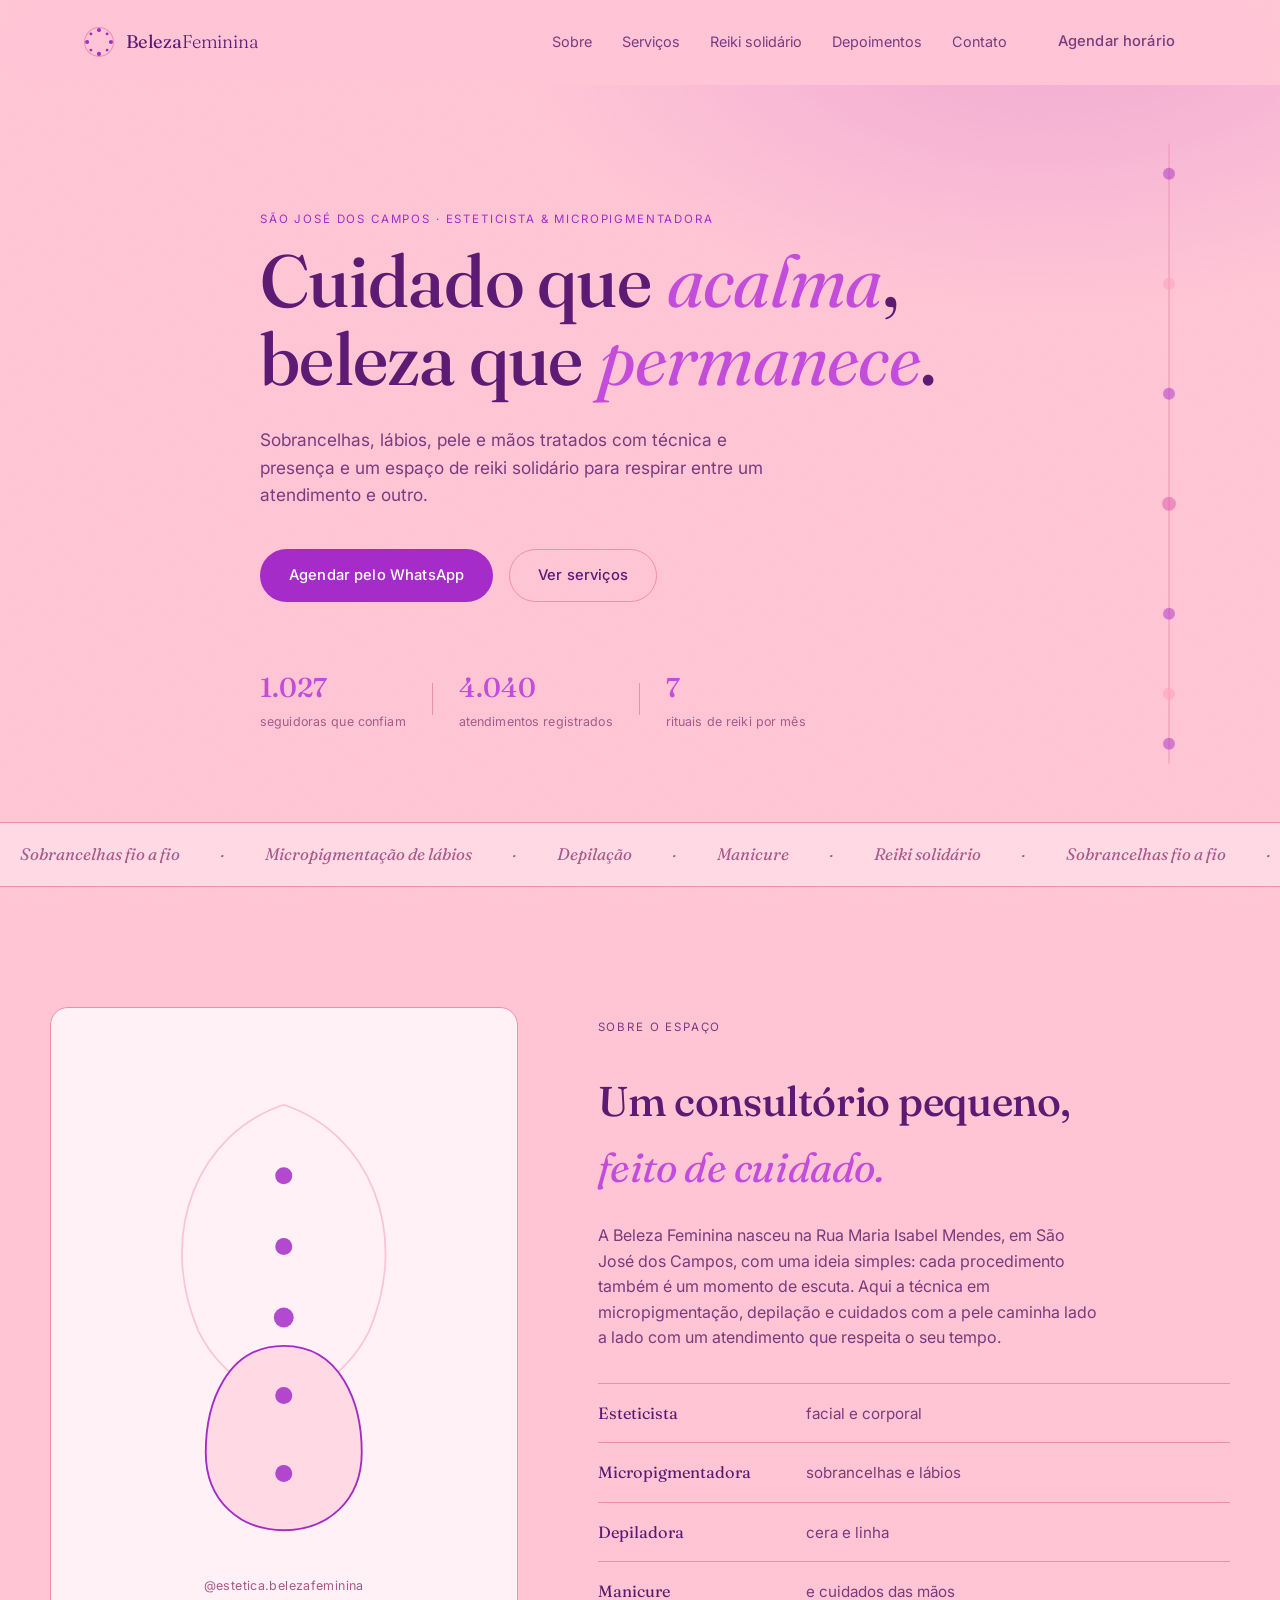
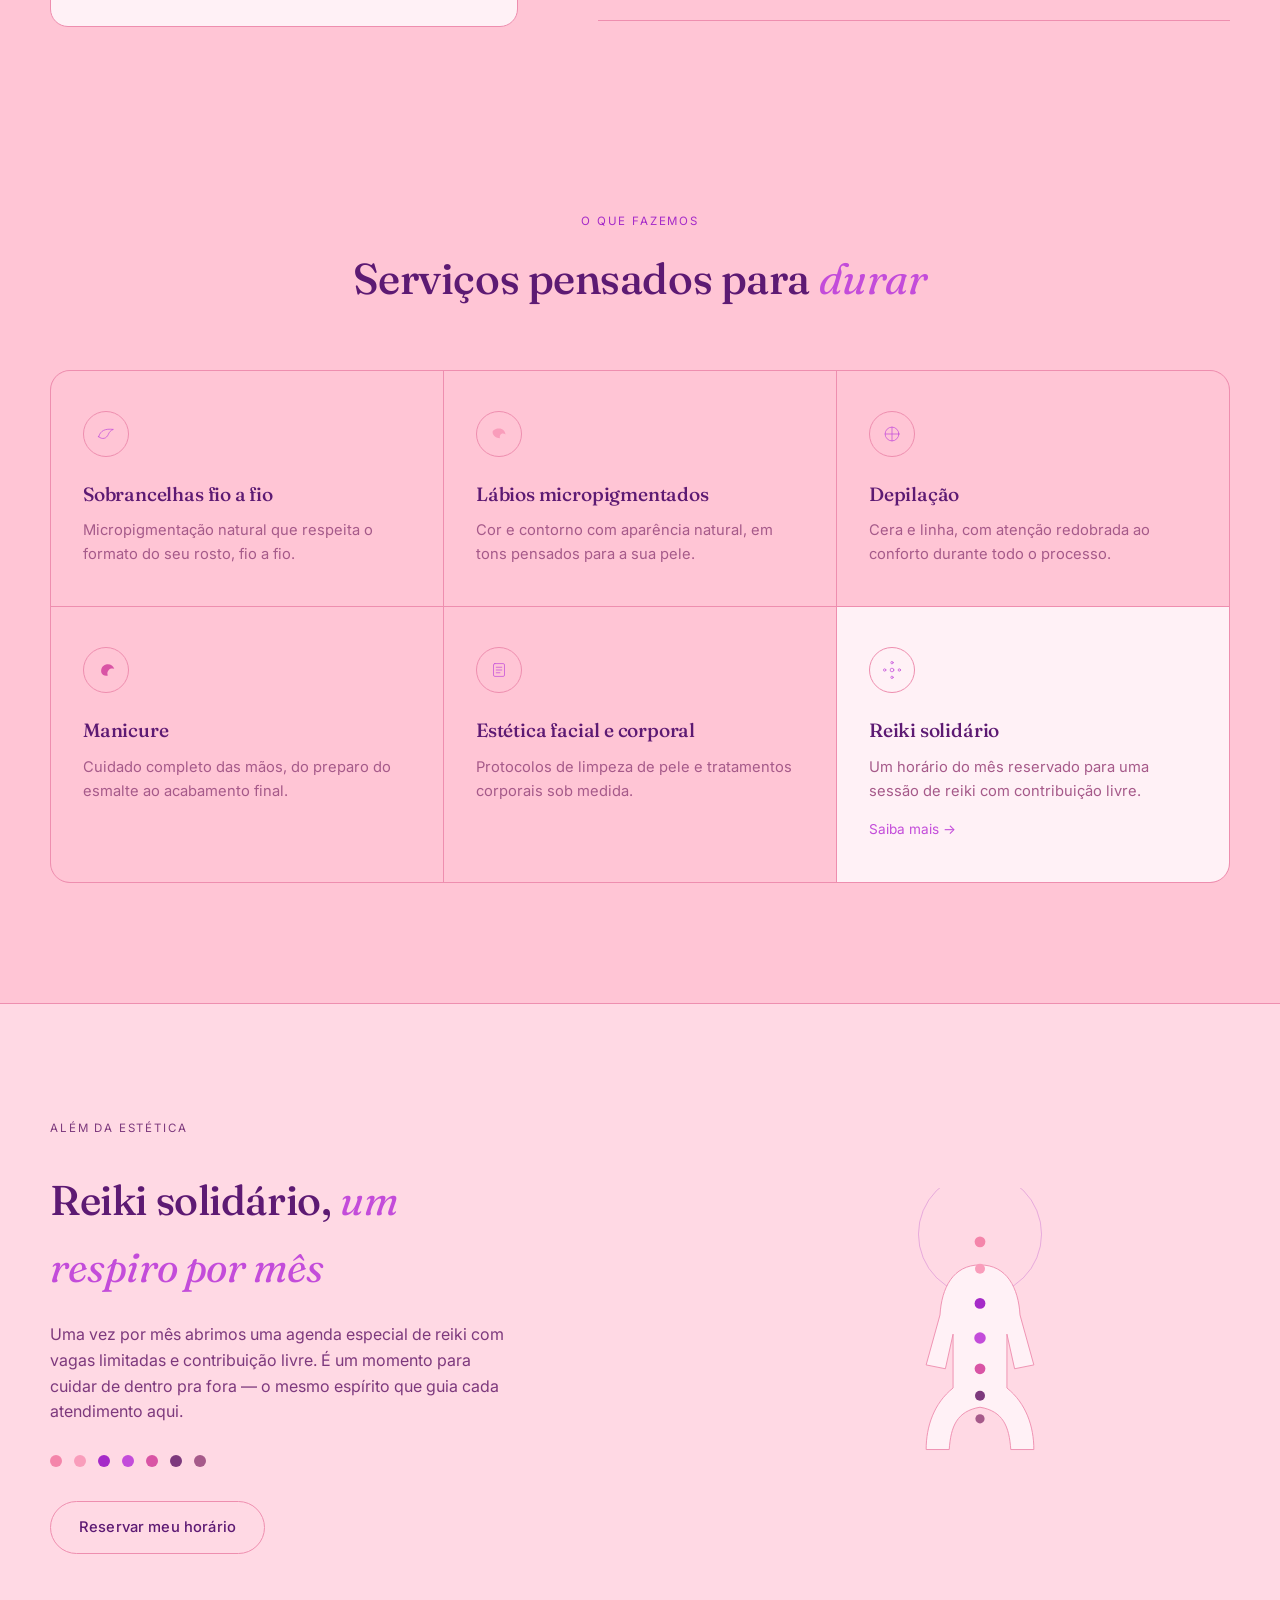
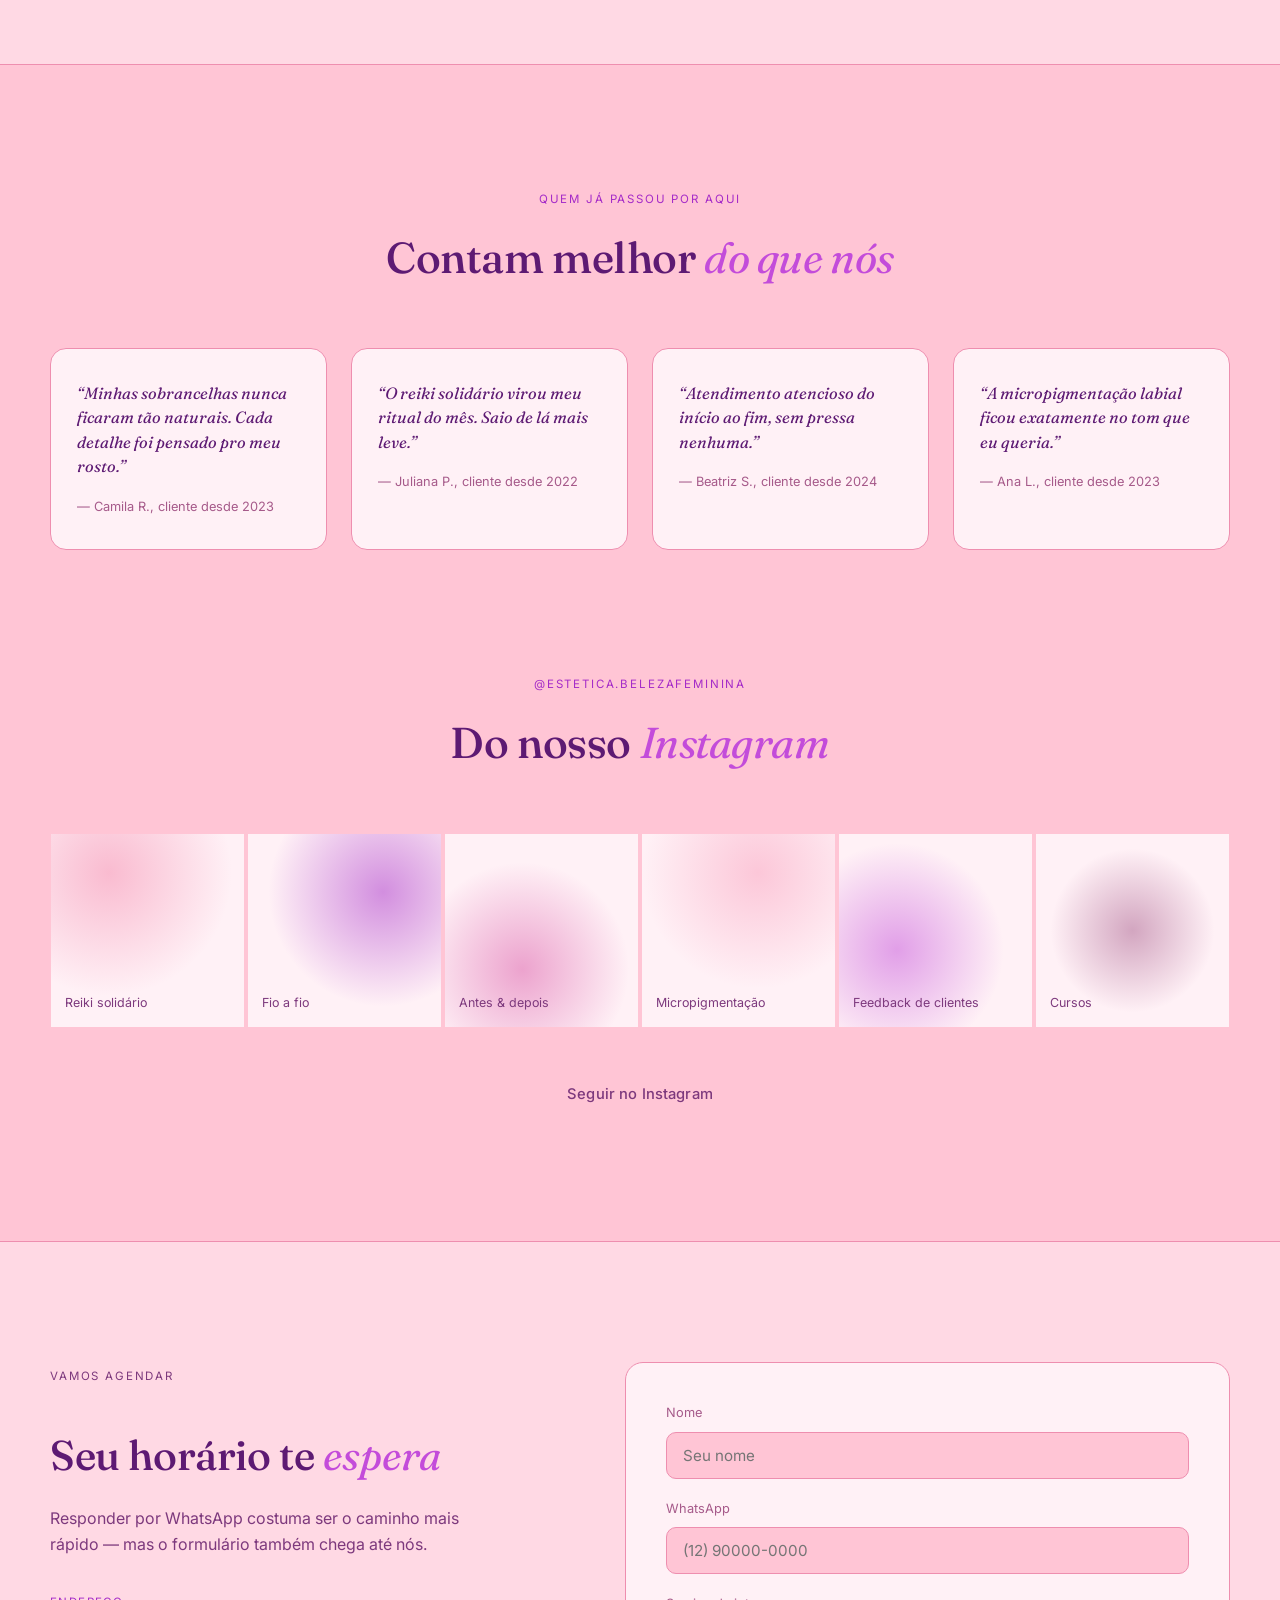
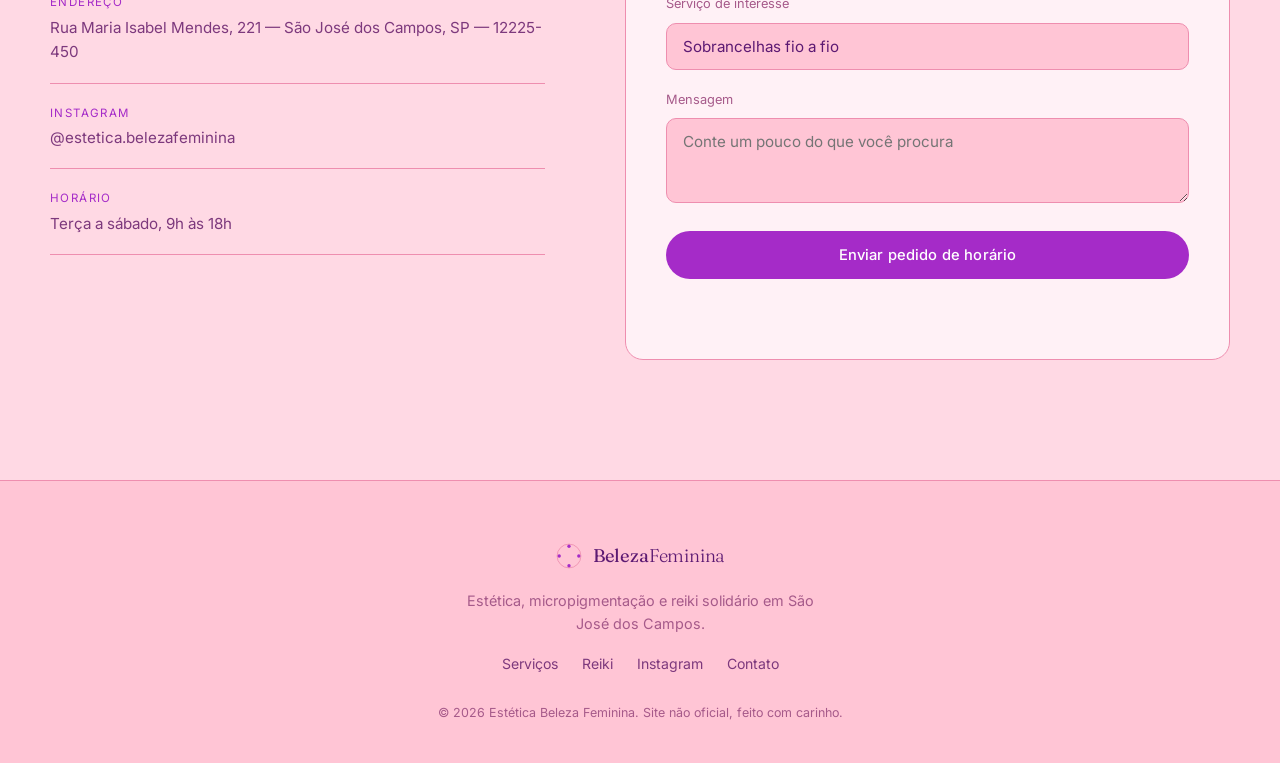
<file: index.html>
<!DOCTYPE html>
<html lang="pt-BR">
<head>
<meta property="og:img/capasite" content="https://miguelpellatiero.github.io/estetica-femina/">
<meta charset="UTF-8">
<meta name="viewport" content="width=device-width, initial-scale=1.0">
<title>Estética Beleza Feminina | São José dos Campos</title>
<meta name="description" content="Esteticista, micropigmentação de sobrancelhas e lábios, depilação, manicure e reiki em São José dos Campos.">
<link rel="preconnect" href="https://fonts.googleapis.com">
<link rel="preconnect" href="https://fonts.gstatic.com" crossorigin>
<link href="https://fonts.googleapis.com/css2?family=Fraunces:ital,opsz,wght@0,9..144,300;0,9..144,400;0,9..144,500;0,9..144,600;1,9..144,400;1,9..144,500&family=Inter:wght@300;400;500;600&display=swap" rel="stylesheet">
<link rel="stylesheet" href="style.css?v=pink-20260817">
<link rel="icon" type="image/png" href="img/estetica.png">
</head>
<body>

<div class="grain"></div>

<a class="skip-link" href="#inicio">Ir para o conteúdo</a>

<header class="site-header" id="topo">
  <div class="header-inner">
    <a href="#inicio" class="brand">
      <span class="brand-mark" aria-hidden="true">
        <svg viewBox="0 0 40 40" width="34" height="34">
          <circle class="mark-ring" cx="20" cy="20" r="17"></circle>
          <circle class="mark-dot" cx="20" cy="6"  r="2.4"></circle>
          <circle class="mark-dot" cx="20" cy="34" r="2.4"></circle>
          <circle class="mark-dot" cx="6"  cy="20" r="2.4"></circle>
          <circle class="mark-dot" cx="34" cy="20" r="2.4"></circle>
          <circle class="mark-dot" cx="10.5" cy="10.5" r="1.7"></circle>
          <circle class="mark-dot" cx="29.5" cy="10.5" r="1.7"></circle>
          <circle class="mark-dot" cx="10.5" cy="29.5" r="1.7"></circle>
          <circle class="mark-dot" cx="29.5" cy="29.5" r="1.7"></circle>
        </svg>
      </span>
      <span class="brand-name">Beleza<em>Feminina</em></span>
    </a>

    <nav class="main-nav" id="main-nav">
      <a href="#sobre">Sobre</a>
      <a href="#servicos">Serviços</a>
      <a href="#reiki">Reiki solidário</a>
      <a href="#depoimentos">Depoimentos</a>
      <a href="#contato">Contato</a>
    </nav>

    <a class="btn btn-ghost header-cta" href="#contato">Agendar horário</a>

    <button class="nav-toggle" id="nav-toggle" aria-expanded="false" aria-controls="mobile-nav" aria-label="Abrir menu">
      <span></span><span></span><span></span>
    </button>
  </div>

  <div class="mobile-nav" id="mobile-nav">
    <a href="#sobre">Sobre</a>
    <a href="#servicos">Serviços</a>
    <a href="#reiki">Reiki solidário</a>
    <a href="#depoimentos">Depoimentos</a>
    <a href="#contato">Contato</a>
  </div>
</header>

<main id="inicio">

  <!-- HERO -->
  <section class="hero">
    <div class="hero-energy" aria-hidden="true">
      <svg id="energy-line" viewBox="0 0 120 640" preserveAspectRatio="xMidYMid meet">
        <line x1="60" y1="10" x2="60" y2="630" class="energy-spine"></line>
        <g class="energy-points">
          <circle cx="60" cy="40"  r="6"></circle>
          <circle cx="60" cy="150" r="6"></circle>
          <circle cx="60" cy="260" r="6"></circle>
          <circle cx="60" cy="370" r="7"></circle>
          <circle cx="60" cy="480" r="6"></circle>
          <circle cx="60" cy="560" r="6"></circle>
          <circle cx="60" cy="610" r="6"></circle>
        </g>
      </svg>
    </div>

    <div class="hero-inner">
      <p class="eyebrow reveal">São José dos Campos · esteticista &amp; micropigmentadora</p>
      <h1 class="hero-title">
        <span class="reveal">Cuidado que</span>
        <span class="reveal"><em>acalma</em>,</span>
        <span class="reveal">beleza que</span>
        <span class="reveal"><em>permanece</em>.</span>
      </h1>
      <p class="hero-sub reveal">
        Sobrancelhas, lábios, pele e mãos tratados com técnica e presença 
        e um espaço de reiki solidário para respirar entre um atendimento e outro.
      </p>
      <div class="hero-actions reveal">
        <a href="#contato" class="btn btn-solid">Agendar pelo WhatsApp</a>
        <a href="#servicos" class="btn btn-line">Ver serviços</a>
      </div>
      <div class="hero-stats reveal">
        <div><strong>1.027</strong><span>seguidoras que confiam</span></div>
        <div class="stat-divider"></div>
        <div><strong>4.040</strong><span>atendimentos registrados</span></div>
        <div class="stat-divider"></div>
        <div><strong>7</strong><span>rituais de reiki por mês</span></div>
      </div>
    </div>
  </section>

  <!-- MARQUEE -->
  <div class="marquee" aria-hidden="true">
    <div class="marquee-track">
      <span>Sobrancelhas fio a fio</span><span>·</span>
      <span>Micropigmentação de lábios</span><span>·</span>
      <span>Depilação</span><span>·</span>
      <span>Manicure</span><span>·</span>
      <span>Reiki solidário</span><span>·</span>
      <span>Sobrancelhas fio a fio</span><span>·</span>
      <span>Micropigmentação de lábios</span><span>·</span>
      <span>Depilação</span><span>·</span>
      <span>Manicure</span><span>·</span>
      <span>Reiki solidário</span><span>·</span>
    </div>
  </div>

  <!-- SOBRE -->
  <section class="about" id="sobre">
    <div class="about-inner">
      <div class="about-visual reveal-up" aria-hidden="true">
        <div class="portrait-frame">
          <svg viewBox="0 0 300 360" class="portrait-figure">
            <path class="fig-petal" d="M150 40 C 90 60, 60 130, 90 200 C 110 240, 150 250, 150 250 C 150 250, 190 240, 210 200 C 240 130, 210 60, 150 40 Z"></path>
            <circle class="fig-point" cx="150" cy="90"  r="6"></circle>
            <circle class="fig-point" cx="150" cy="140" r="6"></circle>
            <circle class="fig-point" cx="150" cy="190" r="7"></circle>
            <path class="fig-body" d="M150 210 C 110 210, 95 250, 95 285 C 95 320, 120 340, 150 340 C 180 340, 205 320, 205 285 C 205 250, 190 210, 150 210 Z"></path>
            <circle class="fig-point" cx="150" cy="245" r="6"></circle>
            <circle class="fig-point" cx="150" cy="300" r="6"></circle>
          </svg>
          <span class="frame-tag">@estetica.belezafeminina</span>
        </div>
      </div>

      <div class="about-copy">
        <p class="eyebrow reveal">Sobre o espaço</p>
        <h2 class="reveal">Um consultório pequeno, <em>feito de cuidado.</em></h2>
        <p class="reveal">
          A Beleza Feminina nasceu na Rua Maria Isabel Mendes, em São José dos Campos, com uma ideia simples:
          cada procedimento também é um momento de escuta. Aqui a técnica em micropigmentação, depilação
          e cuidados com a pele caminha lado a lado com um atendimento que respeita o seu tempo.
        </p>
        <ul class="about-list">
          <li class="reveal"><span>Esteticista</span>facial e corporal</li>
          <li class="reveal"><span>Micropigmentadora</span>sobrancelhas e lábios</li>
          <li class="reveal"><span>Depiladora</span>cera e linha</li>
          <li class="reveal"><span>Manicure</span>e cuidados das mãos</li>
        </ul>
      </div>
    </div>
  </section>

  <!-- SERVIÇOS -->
  <section class="services" id="servicos">
    <div class="section-head">
      <p class="eyebrow reveal">O que fazemos</p>
      <h2 class="reveal">Serviços pensados para <em>durar</em></h2>
    </div>

    <div class="services-grid">
      <article class="service-card reveal-up">
        <span class="service-icon" aria-hidden="true">
          <svg viewBox="0 0 48 48"><path d="M8 30c4-14 14-18 32-16-6 2-9 6-11 11-4 9-13 12-21 5z"></path></svg>
        </span>
        <h3>Sobrancelhas fio a fio</h3>
        <p>Micropigmentação natural que respeita o formato do seu rosto, fio a fio.</p>
      </article>

      <article class="service-card reveal-up">
        <span class="service-icon" aria-hidden="true">
          <svg viewBox="0 0 48 48"><path d="M24 12c8 0 14 6 14 13-2-2-6-3-9-1-3 2-4 6-3 9-8 0-16-6-16-13 0-4 6-8 14-8z"></path></svg>
        </span>
        <h3>Lábios micropigmentados</h3>
        <p>Cor e contorno com aparência natural, em tons pensados para a sua pele.</p>
      </article>

      <article class="service-card reveal-up">
        <span class="service-icon" aria-hidden="true">
          <svg viewBox="0 0 48 48"><circle cx="24" cy="24" r="15"></circle><path d="M24 9v30M9 24h30"></path></svg>
        </span>
        <h3>Depilação</h3>
        <p>Cera e linha, com atenção redobrada ao conforto durante todo o processo.</p>
      </article>

      <article class="service-card reveal-up">
        <span class="service-icon" aria-hidden="true">
          <svg viewBox="0 0 48 48"><path d="M14 30c-2-8 2-16 10-18 8-2 16 2 18 10-4-2-9-1-12 2-3 3-4 8-2 12-6 2-12-1-14-6z"></path></svg>
        </span>
        <h3>Manicure</h3>
        <p>Cuidado completo das mãos, do preparo do esmalte ao acabamento final.</p>
      </article>

      <article class="service-card reveal-up">
        <span class="service-icon" aria-hidden="true">
          <svg viewBox="0 0 48 48"><rect x="12" y="10" width="24" height="28" rx="3"></rect><path d="M18 18h12M18 24h12M18 30h8"></path></svg>
        </span>
        <h3>Estética facial e corporal</h3>
        <p>Protocolos de limpeza de pele e tratamentos corporais sob medida.</p>
      </article>

      <article class="service-card reveal-up featured">
        <span class="service-icon" aria-hidden="true">
          <svg viewBox="0 0 48 48"><circle cx="24" cy="24" r="4"></circle><circle cx="24" cy="8" r="2.6"></circle><circle cx="24" cy="40" r="2.6"></circle><circle cx="8" cy="24" r="2.6"></circle><circle cx="40" cy="24" r="2.6"></circle></svg>
        </span>
        <h3>Reiki solidário</h3>
        <p>Um horário do mês reservado para uma sessão de reiki com contribuição livre.</p>
        <a href="#reiki" class="service-link">Saiba mais →</a>
      </article>
    </div>
  </section>

  <!-- REIKI -->
  <section class="reiki" id="reiki">
    <div class="reiki-inner">
      <div class="reiki-copy">
        <p class="eyebrow reveal">Além da estética</p>
        <h2 class="reveal">Reiki solidário, <em>um respiro por mês</em></h2>
        <p class="reveal">
          Uma vez por mês abrimos uma agenda especial de reiki com vagas limitadas e contribuição livre.
          É um momento para cuidar de dentro pra fora — o mesmo espírito que guia cada atendimento aqui.
        </p>
        <div class="reiki-chakras" aria-hidden="true">
          <span></span><span></span><span></span><span></span><span></span><span></span><span></span>
        </div>
        <a href="#contato" class="btn btn-line reveal">Reservar meu horário</a>
      </div>

      <div class="reiki-figure reveal-up" aria-hidden="true">
        <svg viewBox="0 0 260 380" class="chakra-figure">
          <ellipse class="chakra-halo" cx="130" cy="60" rx="80" ry="80"></ellipse>
          <path class="chakra-body" d="M130 100 C 95 100, 80 130, 78 165 L 60 230 L 85 235 L 95 190 L 95 260 C 70 280, 60 310, 60 340 L 90 340 C 92 310, 100 290, 130 285 C 160 290, 168 310, 170 340 L 200 340 C 200 310, 190 280, 165 260 L 165 190 L 175 235 L 200 230 L 182 165 C 180 130, 165 100, 130 100 Z"></path>
          <circle class="chakra-dot dot-1" cx="130" cy="70"  r="7"></circle>
          <circle class="chakra-dot dot-2" cx="130" cy="105" r="6.5"></circle>
          <circle class="chakra-dot dot-3" cx="130" cy="150" r="7"></circle>
          <circle class="chakra-dot dot-4" cx="130" cy="195" r="7.5"></circle>
          <circle class="chakra-dot dot-5" cx="130" cy="235" r="7"></circle>
          <circle class="chakra-dot dot-6" cx="130" cy="270" r="6.5"></circle>
          <circle class="chakra-dot dot-7" cx="130" cy="300" r="6"></circle>
        </svg>
      </div>
    </div>
  </section>

  <!-- DEPOIMENTOS -->
  <section class="testimonials" id="depoimentos">
    <div class="section-head">
      <p class="eyebrow reveal">Quem já passou por aqui</p>
      <h2 class="reveal">Contam melhor <em>do que nós</em></h2>
    </div>

    <div class="testimonials-track">
      <figure class="testimonial-card reveal-up">
        <blockquote>“Minhas sobrancelhas nunca ficaram tão naturais. Cada detalhe foi pensado pro meu rosto.”</blockquote>
        <figcaption>— Camila R., cliente desde 2023</figcaption>
      </figure>
      <figure class="testimonial-card reveal-up">
        <blockquote>“O reiki solidário virou meu ritual do mês. Saio de lá mais leve.”</blockquote>
        <figcaption>— Juliana P., cliente desde 2022</figcaption>
      </figure>
      <figure class="testimonial-card reveal-up">
        <blockquote>“Atendimento atencioso do início ao fim, sem pressa nenhuma.”</blockquote>
        <figcaption>— Beatriz S., cliente desde 2024</figcaption>
      </figure>
      <figure class="testimonial-card reveal-up">
        <blockquote>“A micropigmentação labial ficou exatamente no tom que eu queria.”</blockquote>
        <figcaption>— Ana L., cliente desde 2023</figcaption>
      </figure>
    </div>
  </section>

  <!-- INSTAGRAM -->
  <section class="insta" id="instagram">
    <div class="section-head">
      <p class="eyebrow reveal">@estetica.belezafeminina</p>
      <h2 class="reveal">Do nosso <em>Instagram</em></h2>
    </div>
    <div class="insta-grid">
      <div class="insta-tile reveal-up t1"><span>Reiki solidário</span></div>
      <div class="insta-tile reveal-up t2"><span>Fio a fio</span></div>
      <div class="insta-tile reveal-up t3"><span>Antes &amp; depois</span></div>
      <div class="insta-tile reveal-up t4"><span>Micropigmentação</span></div>
      <div class="insta-tile reveal-up t5"><span>Feedback de clientes</span></div>
      <div class="insta-tile reveal-up t6"><span>Cursos</span></div>
    </div>
    <a class="btn btn-ghost insta-cta reveal" href="https://www.instagram.com/estetica.belezafeminina" target="_blank" rel="noopener">Seguir no Instagram</a>
  </section>

  <!-- CONTATO -->
  <section class="contact" id="contato">
    <div class="contact-inner">
      <div class="contact-copy">
        <p class="eyebrow reveal">Vamos agendar</p>
        <h2 class="reveal">Seu horário te <em>espera</em></h2>
        <p class="reveal">Responder por WhatsApp costuma ser o caminho mais rápido — mas o formulário também chega até nós.</p>

        <ul class="contact-info">
          <li class="reveal">
            <span class="ci-label">Endereço</span>
            <span>Rua Maria Isabel Mendes, 221 — São José dos Campos, SP — 12225-450</span>
          </li>
          <li class="reveal">
            <span class="ci-label">Instagram</span>
            <span>@estetica.belezafeminina</span>
          </li>
          <li class="reveal">
            <span class="ci-label">Horário</span>
            <span>Terça a sábado, 9h às 18h</span>
          </li>
        </ul>
      </div>

      <form class="contact-form reveal-up" id="contact-form" novalidate>
        <div class="field">
          <label for="name">Nome</label>
          <input id="name" name="name" type="text" placeholder="Seu nome" required>
        </div>
        <div class="field">
          <label for="phone">WhatsApp</label>
          <input id="phone" name="phone" type="tel" placeholder="(12) 90000-0000" required>
        </div>
        <div class="field">
          <label for="service">Serviço de interesse</label>
          <select id="service" name="service">
            <option>Sobrancelhas fio a fio</option>
            <option>Lábios micropigmentados</option>
            <option>Depilação</option>
            <option>Manicure</option>
            <option>Estética facial e corporal</option>
            <option>Reiki solidário</option>
          </select>
        </div>
        <div class="field">
          <label for="message">Mensagem</label>
          <textarea id="message" name="message" rows="3" placeholder="Conte um pouco do que você procura"></textarea>
        </div>
        <button type="submit" class="btn btn-solid form-submit">Enviar pedido de horário</button>
        <p class="form-note" id="form-note" role="status" aria-live="polite"></p>
      </form>
    </div>
  </section>

</main>

<footer class="site-footer">
  <div class="footer-inner">
    <a href="#inicio" class="brand footer-brand">
      <span class="brand-mark" aria-hidden="true">
        <svg viewBox="0 0 40 40" width="28" height="28">
          <circle class="mark-ring" cx="20" cy="20" r="17"></circle>
          <circle class="mark-dot" cx="20" cy="6"  r="2.4"></circle>
          <circle class="mark-dot" cx="20" cy="34" r="2.4"></circle>
          <circle class="mark-dot" cx="6"  cy="20" r="2.4"></circle>
          <circle class="mark-dot" cx="34" cy="20" r="2.4"></circle>
        </svg>
      </span>
      <span class="brand-name">Beleza<em>Feminina</em></span>
    </a>
    <p class="footer-tag">Estética, micropigmentação e reiki solidário em São José dos Campos.</p>
    <div class="footer-links">
      <a href="#servicos">Serviços</a>
      <a href="#reiki">Reiki</a>
      <a href="https://www.instagram.com/estetica.belezafeminina" target="_blank" rel="noopener">Instagram</a>
      <a href="#contato">Contato</a>
    </div>
    <p class="footer-copy">© <span id="year"></span> Estética Beleza Feminina. Site não oficial, feito com carinho.</p>
  </div>
</footer>

<button class="to-top" id="to-top" aria-label="Voltar ao topo">↑</button>

<script src="script.js"></script>
</body>
</html>
</file>
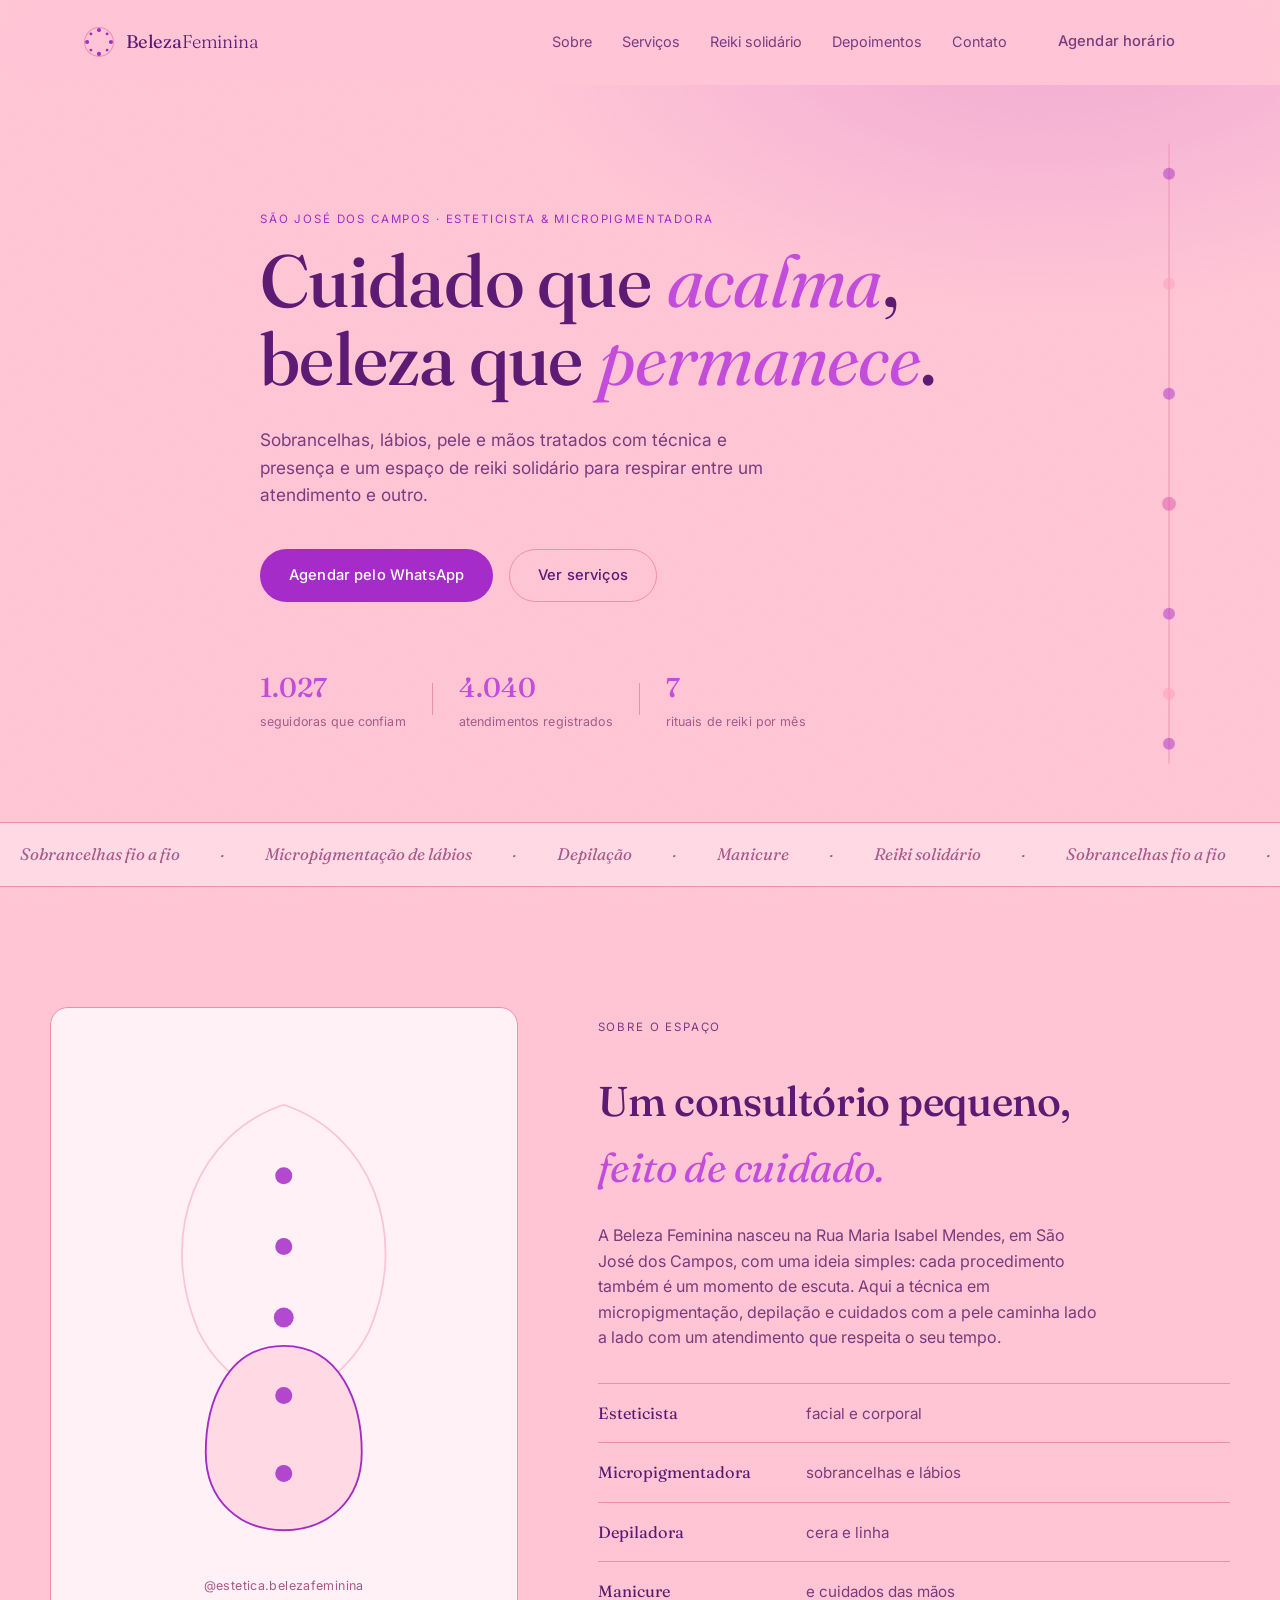
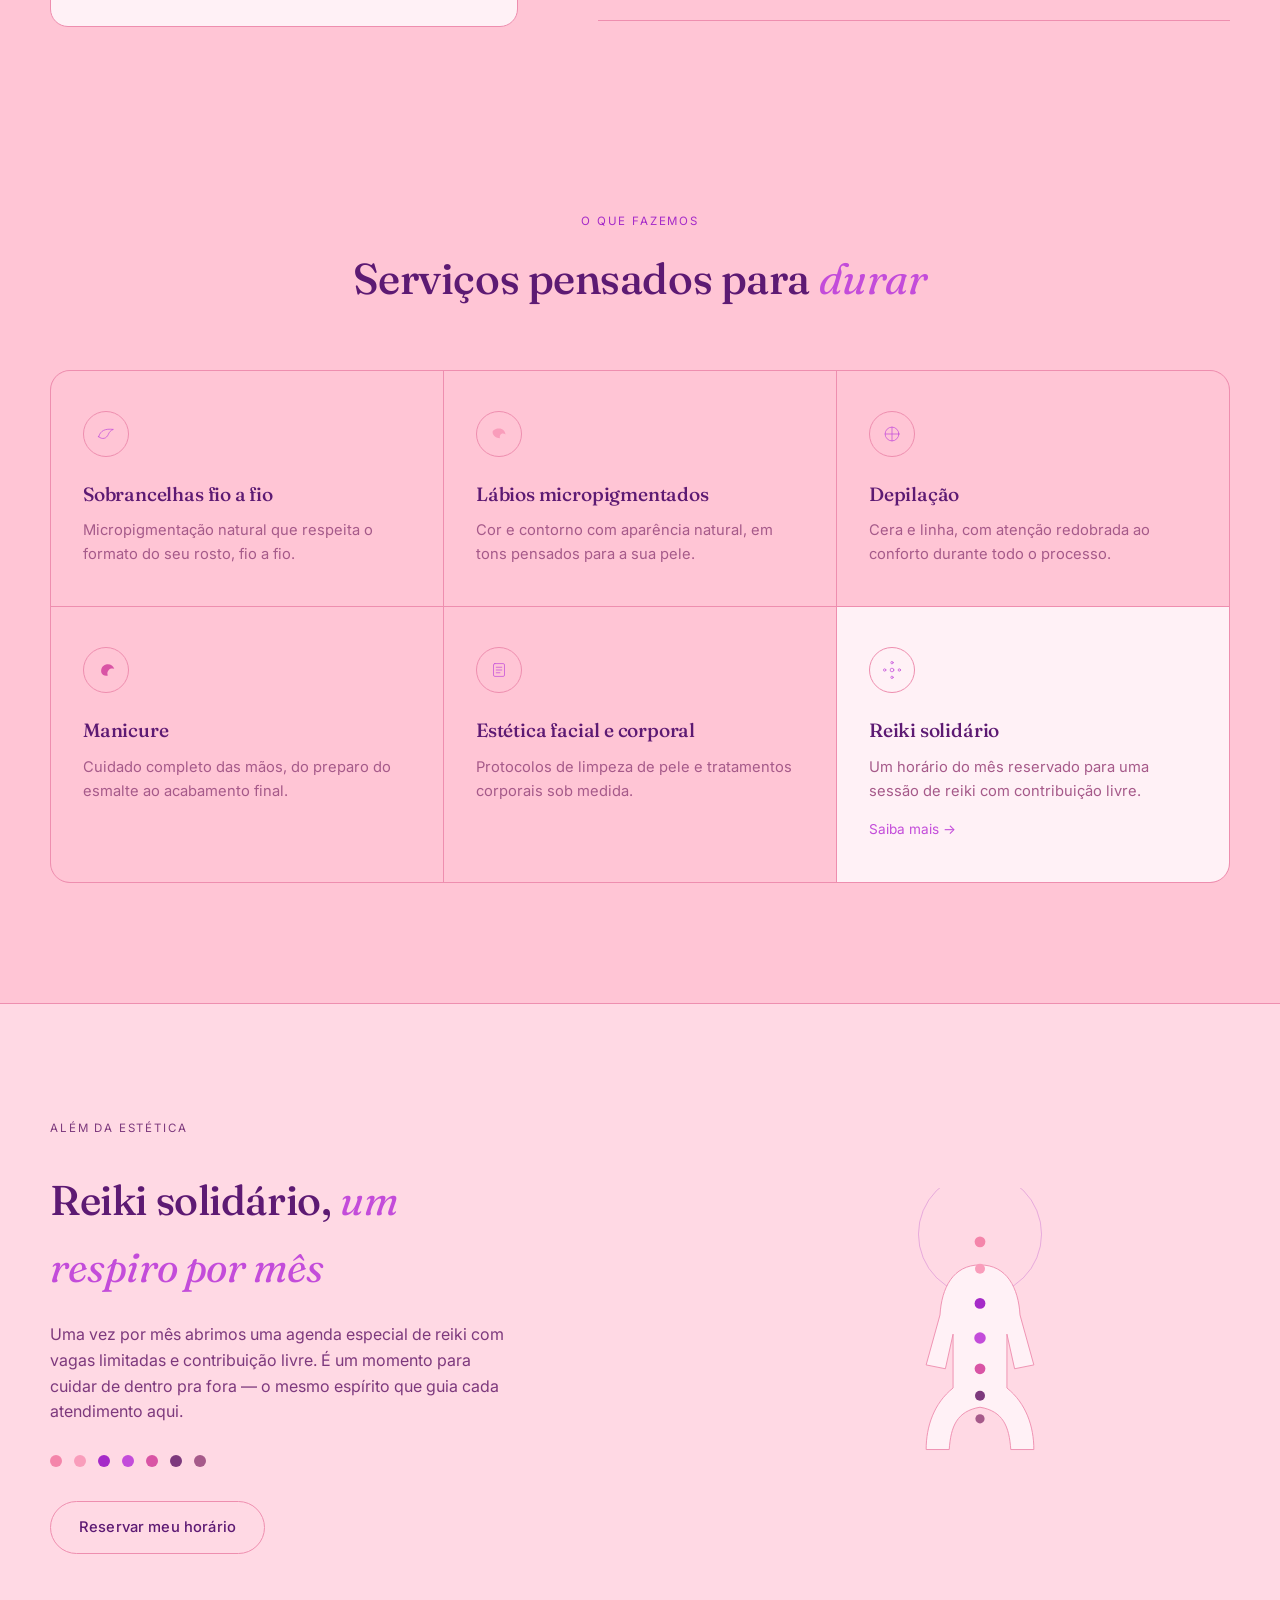
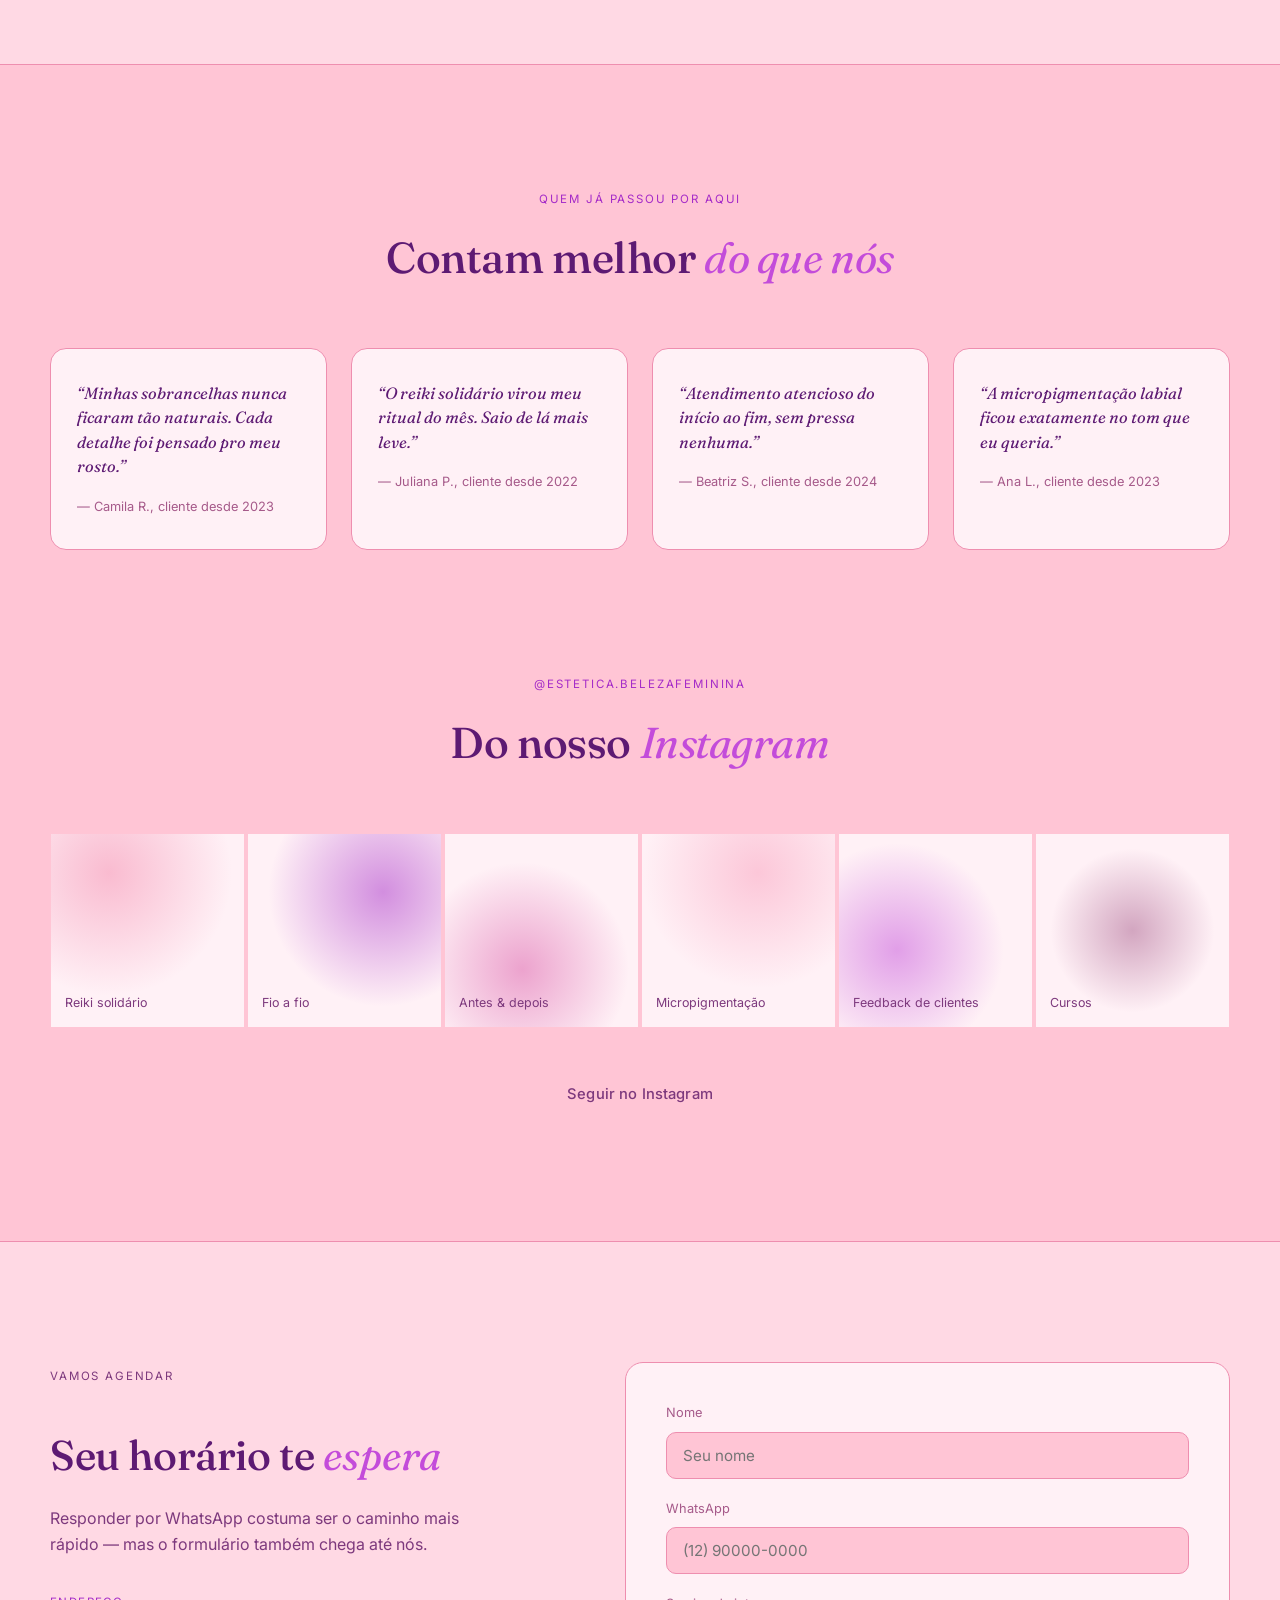
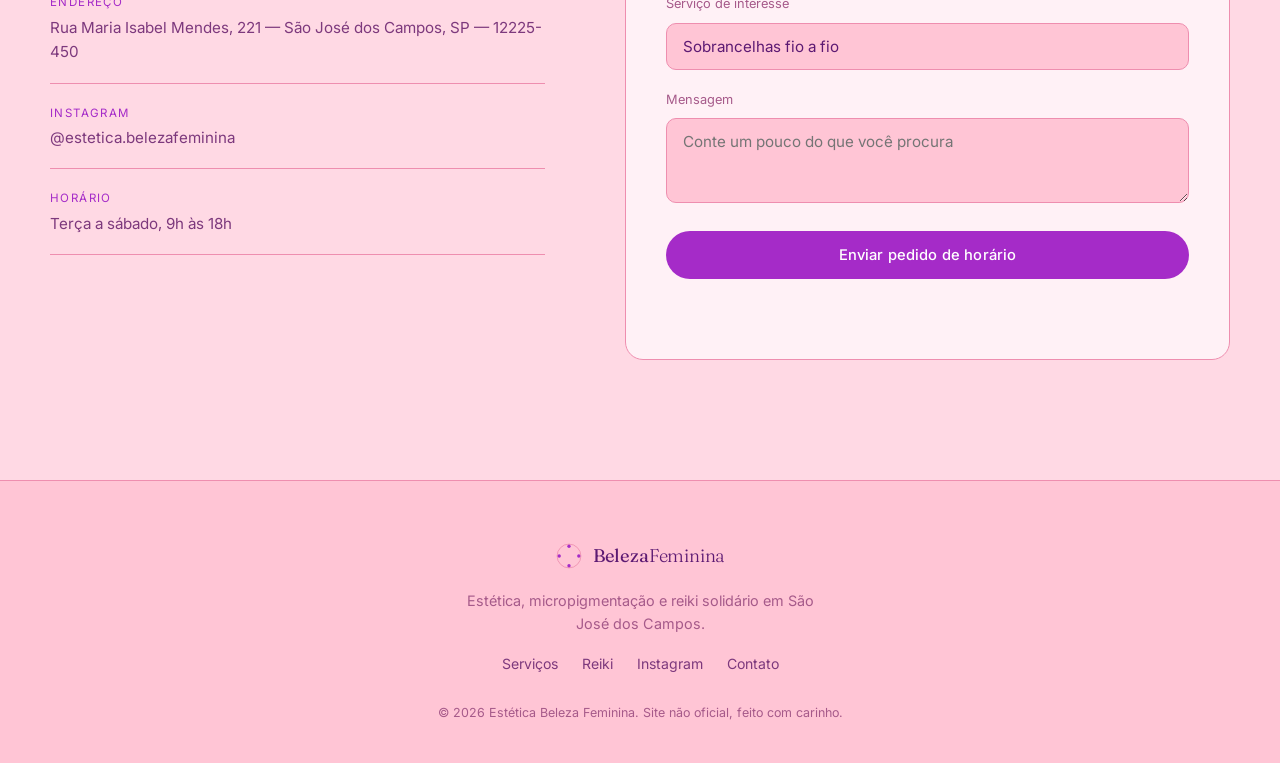
<file: src/index.html>
<!DOCTYPE html>
<html lang="pt-BR">
<head>
<meta property="og:img/capasite" content="https://miguelpellatiero.github.io/estetica-femina/">
<meta charset="UTF-8">
<meta name="viewport" content="width=device-width, initial-scale=1.0">
<title>Estética Beleza Feminina — São José dos Campos</title>
<meta name="description" content="Esteticista, micropigmentação de sobrancelhas e lábios, depilação, manicure e reiki em São José dos Campos.">
<link rel="preconnect" href="https://fonts.googleapis.com">
<link rel="preconnect" href="https://fonts.gstatic.com" crossorigin>
<link href="https://fonts.googleapis.com/css2?family=Fraunces:ital,opsz,wght@0,9..144,300;0,9..144,400;0,9..144,500;0,9..144,600;1,9..144,400;1,9..144,500&family=Inter:wght@300;400;500;600&display=swap" rel="stylesheet">
<link rel="stylesheet" href="style.css?v=pink-20260817">
<link rel="icon" type="image/png" href="img/estetica.png">
</head>
<body>

<div class="grain"></div>

<a class="skip-link" href="#inicio">Ir para o conteúdo</a>

<header class="site-header" id="topo">
  <div class="header-inner">
    <a href="#inicio" class="brand">
      <span class="brand-mark" aria-hidden="true">
        <svg viewBox="0 0 40 40" width="34" height="34">
          <circle class="mark-ring" cx="20" cy="20" r="17"></circle>
          <circle class="mark-dot" cx="20" cy="6"  r="2.4"></circle>
          <circle class="mark-dot" cx="20" cy="34" r="2.4"></circle>
          <circle class="mark-dot" cx="6"  cy="20" r="2.4"></circle>
          <circle class="mark-dot" cx="34" cy="20" r="2.4"></circle>
          <circle class="mark-dot" cx="10.5" cy="10.5" r="1.7"></circle>
          <circle class="mark-dot" cx="29.5" cy="10.5" r="1.7"></circle>
          <circle class="mark-dot" cx="10.5" cy="29.5" r="1.7"></circle>
          <circle class="mark-dot" cx="29.5" cy="29.5" r="1.7"></circle>
        </svg>
      </span>
      <span class="brand-name">Beleza<em>Feminina</em></span>
    </a>

    <nav class="main-nav" id="main-nav">
      <a href="#sobre">Sobre</a>
      <a href="#servicos">Serviços</a>
      <a href="#reiki">Reiki solidário</a>
      <a href="#depoimentos">Depoimentos</a>
      <a href="#contato">Contato</a>
    </nav>

    <a class="btn btn-ghost header-cta" href="#contato">Agendar horário</a>

    <button class="nav-toggle" id="nav-toggle" aria-expanded="false" aria-controls="mobile-nav" aria-label="Abrir menu">
      <span></span><span></span><span></span>
    </button>
  </div>

  <div class="mobile-nav" id="mobile-nav">
    <a href="#sobre">Sobre</a>
    <a href="#servicos">Serviços</a>
    <a href="#reiki">Reiki solidário</a>
    <a href="#depoimentos">Depoimentos</a>
    <a href="#contato">Contato</a>
  </div>
</header>

<main id="inicio">

  <!-- HERO -->
  <section class="hero">
    <div class="hero-energy" aria-hidden="true">
      <svg id="energy-line" viewBox="0 0 120 640" preserveAspectRatio="xMidYMid meet">
        <line x1="60" y1="10" x2="60" y2="630" class="energy-spine"></line>
        <g class="energy-points">
          <circle cx="60" cy="40"  r="6"></circle>
          <circle cx="60" cy="150" r="6"></circle>
          <circle cx="60" cy="260" r="6"></circle>
          <circle cx="60" cy="370" r="7"></circle>
          <circle cx="60" cy="480" r="6"></circle>
          <circle cx="60" cy="560" r="6"></circle>
          <circle cx="60" cy="610" r="6"></circle>
        </g>
      </svg>
    </div>

    <div class="hero-inner">
      <p class="eyebrow reveal">São José dos Campos · esteticista &amp; micropigmentadora</p>
      <h1 class="hero-title">
        <span class="reveal">Cuidado que</span>
        <span class="reveal"><em>acalma</em>,</span>
        <span class="reveal">beleza que</span>
        <span class="reveal"><em>permanece</em>.</span>
      </h1>
      <p class="hero-sub reveal">
        Sobrancelhas, lábios, pele e mãos tratados com técnica e presença 
        e um espaço de reiki solidário para respirar entre um atendimento e outro.
      </p>
      <div class="hero-actions reveal">
        <a href="#contato" class="btn btn-solid">Agendar pelo WhatsApp</a>
        <a href="#servicos" class="btn btn-line">Ver serviços</a>
      </div>
      <div class="hero-stats reveal">
        <div><strong>1.027</strong><span>seguidoras que confiam</span></div>
        <div class="stat-divider"></div>
        <div><strong>4.040</strong><span>atendimentos registrados</span></div>
        <div class="stat-divider"></div>
        <div><strong>7</strong><span>rituais de reiki por mês</span></div>
      </div>
    </div>
  </section>

  <!-- MARQUEE -->
  <div class="marquee" aria-hidden="true">
    <div class="marquee-track">
      <span>Sobrancelhas fio a fio</span><span>·</span>
      <span>Micropigmentação de lábios</span><span>·</span>
      <span>Depilação</span><span>·</span>
      <span>Manicure</span><span>·</span>
      <span>Reiki solidário</span><span>·</span>
      <span>Sobrancelhas fio a fio</span><span>·</span>
      <span>Micropigmentação de lábios</span><span>·</span>
      <span>Depilação</span><span>·</span>
      <span>Manicure</span><span>·</span>
      <span>Reiki solidário</span><span>·</span>
    </div>
  </div>

  <!-- SOBRE -->
  <section class="about" id="sobre">
    <div class="about-inner">
      <div class="about-visual reveal-up" aria-hidden="true">
        <div class="portrait-frame">
          <svg viewBox="0 0 300 360" class="portrait-figure">
            <path class="fig-petal" d="M150 40 C 90 60, 60 130, 90 200 C 110 240, 150 250, 150 250 C 150 250, 190 240, 210 200 C 240 130, 210 60, 150 40 Z"></path>
            <circle class="fig-point" cx="150" cy="90"  r="6"></circle>
            <circle class="fig-point" cx="150" cy="140" r="6"></circle>
            <circle class="fig-point" cx="150" cy="190" r="7"></circle>
            <path class="fig-body" d="M150 210 C 110 210, 95 250, 95 285 C 95 320, 120 340, 150 340 C 180 340, 205 320, 205 285 C 205 250, 190 210, 150 210 Z"></path>
            <circle class="fig-point" cx="150" cy="245" r="6"></circle>
            <circle class="fig-point" cx="150" cy="300" r="6"></circle>
          </svg>
          <span class="frame-tag">@estetica.belezafeminina</span>
        </div>
      </div>

      <div class="about-copy">
        <p class="eyebrow reveal">Sobre o espaço</p>
        <h2 class="reveal">Um consultório pequeno, <em>feito de cuidado.</em></h2>
        <p class="reveal">
          A Beleza Feminina nasceu na Rua Maria Isabel Mendes, em São José dos Campos, com uma ideia simples:
          cada procedimento também é um momento de escuta. Aqui a técnica em micropigmentação, depilação
          e cuidados com a pele caminha lado a lado com um atendimento que respeita o seu tempo.
        </p>
        <ul class="about-list">
          <li class="reveal"><span>Esteticista</span>facial e corporal</li>
          <li class="reveal"><span>Micropigmentadora</span>sobrancelhas e lábios</li>
          <li class="reveal"><span>Depiladora</span>cera e linha</li>
          <li class="reveal"><span>Manicure</span>e cuidados das mãos</li>
        </ul>
      </div>
    </div>
  </section>

  <!-- SERVIÇOS -->
  <section class="services" id="servicos">
    <div class="section-head">
      <p class="eyebrow reveal">O que fazemos</p>
      <h2 class="reveal">Serviços pensados para <em>durar</em></h2>
    </div>

    <div class="services-grid">
      <article class="service-card reveal-up">
        <span class="service-icon" aria-hidden="true">
          <svg viewBox="0 0 48 48"><path d="M8 30c4-14 14-18 32-16-6 2-9 6-11 11-4 9-13 12-21 5z"></path></svg>
        </span>
        <h3>Sobrancelhas fio a fio</h3>
        <p>Micropigmentação natural que respeita o formato do seu rosto, fio a fio.</p>
      </article>

      <article class="service-card reveal-up">
        <span class="service-icon" aria-hidden="true">
          <svg viewBox="0 0 48 48"><path d="M24 12c8 0 14 6 14 13-2-2-6-3-9-1-3 2-4 6-3 9-8 0-16-6-16-13 0-4 6-8 14-8z"></path></svg>
        </span>
        <h3>Lábios micropigmentados</h3>
        <p>Cor e contorno com aparência natural, em tons pensados para a sua pele.</p>
      </article>

      <article class="service-card reveal-up">
        <span class="service-icon" aria-hidden="true">
          <svg viewBox="0 0 48 48"><circle cx="24" cy="24" r="15"></circle><path d="M24 9v30M9 24h30"></path></svg>
        </span>
        <h3>Depilação</h3>
        <p>Cera e linha, com atenção redobrada ao conforto durante todo o processo.</p>
      </article>

      <article class="service-card reveal-up">
        <span class="service-icon" aria-hidden="true">
          <svg viewBox="0 0 48 48"><path d="M14 30c-2-8 2-16 10-18 8-2 16 2 18 10-4-2-9-1-12 2-3 3-4 8-2 12-6 2-12-1-14-6z"></path></svg>
        </span>
        <h3>Manicure</h3>
        <p>Cuidado completo das mãos, do preparo do esmalte ao acabamento final.</p>
      </article>

      <article class="service-card reveal-up">
        <span class="service-icon" aria-hidden="true">
          <svg viewBox="0 0 48 48"><rect x="12" y="10" width="24" height="28" rx="3"></rect><path d="M18 18h12M18 24h12M18 30h8"></path></svg>
        </span>
        <h3>Estética facial e corporal</h3>
        <p>Protocolos de limpeza de pele e tratamentos corporais sob medida.</p>
      </article>

      <article class="service-card reveal-up featured">
        <span class="service-icon" aria-hidden="true">
          <svg viewBox="0 0 48 48"><circle cx="24" cy="24" r="4"></circle><circle cx="24" cy="8" r="2.6"></circle><circle cx="24" cy="40" r="2.6"></circle><circle cx="8" cy="24" r="2.6"></circle><circle cx="40" cy="24" r="2.6"></circle></svg>
        </span>
        <h3>Reiki solidário</h3>
        <p>Um horário do mês reservado para uma sessão de reiki com contribuição livre.</p>
        <a href="#reiki" class="service-link">Saiba mais →</a>
      </article>
    </div>
  </section>

  <!-- REIKI -->
  <section class="reiki" id="reiki">
    <div class="reiki-inner">
      <div class="reiki-copy">
        <p class="eyebrow reveal">Além da estética</p>
        <h2 class="reveal">Reiki solidário, <em>um respiro por mês</em></h2>
        <p class="reveal">
          Uma vez por mês abrimos uma agenda especial de reiki com vagas limitadas e contribuição livre.
          É um momento para cuidar de dentro pra fora — o mesmo espírito que guia cada atendimento aqui.
        </p>
        <div class="reiki-chakras" aria-hidden="true">
          <span></span><span></span><span></span><span></span><span></span><span></span><span></span>
        </div>
        <a href="#contato" class="btn btn-line reveal">Reservar meu horário</a>
      </div>

      <div class="reiki-figure reveal-up" aria-hidden="true">
        <svg viewBox="0 0 260 380" class="chakra-figure">
          <ellipse class="chakra-halo" cx="130" cy="60" rx="80" ry="80"></ellipse>
          <path class="chakra-body" d="M130 100 C 95 100, 80 130, 78 165 L 60 230 L 85 235 L 95 190 L 95 260 C 70 280, 60 310, 60 340 L 90 340 C 92 310, 100 290, 130 285 C 160 290, 168 310, 170 340 L 200 340 C 200 310, 190 280, 165 260 L 165 190 L 175 235 L 200 230 L 182 165 C 180 130, 165 100, 130 100 Z"></path>
          <circle class="chakra-dot dot-1" cx="130" cy="70"  r="7"></circle>
          <circle class="chakra-dot dot-2" cx="130" cy="105" r="6.5"></circle>
          <circle class="chakra-dot dot-3" cx="130" cy="150" r="7"></circle>
          <circle class="chakra-dot dot-4" cx="130" cy="195" r="7.5"></circle>
          <circle class="chakra-dot dot-5" cx="130" cy="235" r="7"></circle>
          <circle class="chakra-dot dot-6" cx="130" cy="270" r="6.5"></circle>
          <circle class="chakra-dot dot-7" cx="130" cy="300" r="6"></circle>
        </svg>
      </div>
    </div>
  </section>

  <!-- DEPOIMENTOS -->
  <section class="testimonials" id="depoimentos">
    <div class="section-head">
      <p class="eyebrow reveal">Quem já passou por aqui</p>
      <h2 class="reveal">Contam melhor <em>do que nós</em></h2>
    </div>

    <div class="testimonials-track">
      <figure class="testimonial-card reveal-up">
        <blockquote>“Minhas sobrancelhas nunca ficaram tão naturais. Cada detalhe foi pensado pro meu rosto.”</blockquote>
        <figcaption>— Camila R., cliente desde 2023</figcaption>
      </figure>
      <figure class="testimonial-card reveal-up">
        <blockquote>“O reiki solidário virou meu ritual do mês. Saio de lá mais leve.”</blockquote>
        <figcaption>— Juliana P., cliente desde 2022</figcaption>
      </figure>
      <figure class="testimonial-card reveal-up">
        <blockquote>“Atendimento atencioso do início ao fim, sem pressa nenhuma.”</blockquote>
        <figcaption>— Beatriz S., cliente desde 2024</figcaption>
      </figure>
      <figure class="testimonial-card reveal-up">
        <blockquote>“A micropigmentação labial ficou exatamente no tom que eu queria.”</blockquote>
        <figcaption>— Ana L., cliente desde 2023</figcaption>
      </figure>
    </div>
  </section>

  <!-- INSTAGRAM -->
  <section class="insta" id="instagram">
    <div class="section-head">
      <p class="eyebrow reveal">@estetica.belezafeminina</p>
      <h2 class="reveal">Do nosso <em>Instagram</em></h2>
    </div>
    <div class="insta-grid">
      <div class="insta-tile reveal-up t1"><span>Reiki solidário</span></div>
      <div class="insta-tile reveal-up t2"><span>Fio a fio</span></div>
      <div class="insta-tile reveal-up t3"><span>Antes &amp; depois</span></div>
      <div class="insta-tile reveal-up t4"><span>Micropigmentação</span></div>
      <div class="insta-tile reveal-up t5"><span>Feedback de clientes</span></div>
      <div class="insta-tile reveal-up t6"><span>Cursos</span></div>
    </div>
    <a class="btn btn-ghost insta-cta reveal" href="https://www.instagram.com/estetica.belezafeminina" target="_blank" rel="noopener">Seguir no Instagram</a>
  </section>

  <!-- CONTATO -->
  <section class="contact" id="contato">
    <div class="contact-inner">
      <div class="contact-copy">
        <p class="eyebrow reveal">Vamos agendar</p>
        <h2 class="reveal">Seu horário te <em>espera</em></h2>
        <p class="reveal">Responder por WhatsApp costuma ser o caminho mais rápido — mas o formulário também chega até nós.</p>

        <ul class="contact-info">
          <li class="reveal">
            <span class="ci-label">Endereço</span>
            <span>Rua Maria Isabel Mendes, 221 — São José dos Campos, SP — 12225-450</span>
          </li>
          <li class="reveal">
            <span class="ci-label">Instagram</span>
            <span>@estetica.belezafeminina</span>
          </li>
          <li class="reveal">
            <span class="ci-label">Horário</span>
            <span>Terça a sábado, 9h às 18h</span>
          </li>
        </ul>
      </div>

      <form class="contact-form reveal-up" id="contact-form" novalidate>
        <div class="field">
          <label for="name">Nome</label>
          <input id="name" name="name" type="text" placeholder="Seu nome" required>
        </div>
        <div class="field">
          <label for="phone">WhatsApp</label>
          <input id="phone" name="phone" type="tel" placeholder="(12) 90000-0000" required>
        </div>
        <div class="field">
          <label for="service">Serviço de interesse</label>
          <select id="service" name="service">
            <option>Sobrancelhas fio a fio</option>
            <option>Lábios micropigmentados</option>
            <option>Depilação</option>
            <option>Manicure</option>
            <option>Estética facial e corporal</option>
            <option>Reiki solidário</option>
          </select>
        </div>
        <div class="field">
          <label for="message">Mensagem</label>
          <textarea id="message" name="message" rows="3" placeholder="Conte um pouco do que você procura"></textarea>
        </div>
        <button type="submit" class="btn btn-solid form-submit">Enviar pedido de horário</button>
        <p class="form-note" id="form-note" role="status" aria-live="polite"></p>
      </form>
    </div>
  </section>

</main>

<footer class="site-footer">
  <div class="footer-inner">
    <a href="#inicio" class="brand footer-brand">
      <span class="brand-mark" aria-hidden="true">
        <svg viewBox="0 0 40 40" width="28" height="28">
          <circle class="mark-ring" cx="20" cy="20" r="17"></circle>
          <circle class="mark-dot" cx="20" cy="6"  r="2.4"></circle>
          <circle class="mark-dot" cx="20" cy="34" r="2.4"></circle>
          <circle class="mark-dot" cx="6"  cy="20" r="2.4"></circle>
          <circle class="mark-dot" cx="34" cy="20" r="2.4"></circle>
        </svg>
      </span>
      <span class="brand-name">Beleza<em>Feminina</em></span>
    </a>
    <p class="footer-tag">Estética, micropigmentação e reiki solidário em São José dos Campos.</p>
    <div class="footer-links">
      <a href="#servicos">Serviços</a>
      <a href="#reiki">Reiki</a>
      <a href="https://www.instagram.com/estetica.belezafeminina" target="_blank" rel="noopener">Instagram</a>
      <a href="#contato">Contato</a>
    </div>
    <p class="footer-copy">© <span id="year"></span> Estética Beleza Feminina. Site não oficial, feito com carinho.</p>
  </div>
</footer>

<button class="to-top" id="to-top" aria-label="Voltar ao topo">↑</button>

<script src="script.js"></script>
</body>
</html>
</file>
<file: style.css>
/* =========================================================
   Estética Beleza Feminina — tokens
   Background: warm near-black · Accents: antique gold + dusty rose
   ========================================================= */

:root{
  --bg:        #ffc5d5;
  --bg-soft:   #ffd9e4;
  --surface:   #fff1f6;
  --line:      #ee8eaf;

  --ink:       #5d1a73;
  --ink-dim:   #7d397d;
  --ink-mute:  #a65a8a;

  --gold:      #a52bc8;
  --gold-soft: #c34cda;
  --rose:      #f485aa;
  --rose-soft: #f99dbb;

  --sage:      #d954a5;

  --font-display: "Fraunces", "Iowan Old Style", serif;
  --font-body: "Inter", -apple-system, BlinkMacSystemFont, sans-serif;

  --container: 1180px;
  --ease: cubic-bezier(.22,.85,.32,1);
}

*, *::before, *::after{ box-sizing: border-box; }

html{
  scroll-behavior: smooth;
}

@media (prefers-reduced-motion: reduce){
  html{ scroll-behavior: auto; }
  *, *::before, *::after{
    animation-duration: 0.01ms !important;
    animation-iteration-count: 1 !important;
    transition-duration: 0.01ms !important;
    scroll-behavior: auto !important;
  }
}

body{
  margin: 0;
  background: var(--bg);
  color: var(--ink);
  font-family: var(--font-body);
  font-weight: 400;
  line-height: 1.6;
  -webkit-font-smoothing: antialiased;
  overflow-x: hidden;
}

img, svg{ display: block; max-width: 100%; }

a{ color: inherit; text-decoration: none; }

h1, h2, h3{
  font-family: var(--font-display);
  font-weight: 500;
  color: var(--ink);
  margin: 0;
  letter-spacing: -0.01em;
}

em{
  font-style: italic;
  color: var(--gold-soft);
  font-weight: 400;
}

p{ margin: 0; }

ul{ list-style: none; margin: 0; padding: 0; }

.skip-link{
  position: absolute;
  left: -999px;
  top: 0;
  background: var(--gold);
  color: var(--bg);
  padding: 10px 16px;
  z-index: 999;
}
.skip-link:focus{ left: 12px; top: 12px; }

:focus-visible{
  outline: 2px solid var(--gold-soft);
  outline-offset: 3px;
}

/* subtle film-grain overlay for warmth */
.grain{
  position: fixed;
  inset: 0;
  z-index: 999;
  pointer-events: none;
  opacity: 0.035;
  mix-blend-mode: overlay;
  background-image: url("data:image/svg+xml,%3Csvg xmlns='http://www.w3.org/2000/svg' width='120' height='120'%3E%3Cfilter id='n'%3E%3CfeTurbulence type='fractalNoise' baseFrequency='0.9' numOctaves='2' stitchTiles='stitch'/%3E%3C/filter%3E%3Crect width='100%25' height='100%25' filter='url(%23n)'/%3E%3C/svg%3E");
}

.eyebrow{
  display: inline-block;
  font-family: var(--font-body);
  font-size: 0.72rem;
  letter-spacing: 0.16em;
  text-transform: uppercase;
  color: var(--gold);
  margin-bottom: 14px;
}

/* buttons */
.btn{
  display: inline-flex;
  align-items: center;
  justify-content: center;
  gap: 8px;
  padding: 14px 28px;
  border-radius: 100px;
  font-family: var(--font-body);
  font-size: 0.92rem;
  font-weight: 500;
  letter-spacing: 0.01em;
  cursor: pointer;
  border: 1px solid transparent;
  transition: transform .45s var(--ease), background-color .35s var(--ease), border-color .35s var(--ease), color .35s var(--ease);
  white-space: nowrap;
}
.btn:hover{ transform: translateY(-2px); }
.btn:active{ transform: translateY(0); }

.btn-solid{
  background: var(--gold);
  color: #fff;
}
.btn-solid:hover{ background: var(--gold-soft); }

.btn-line{
  border-color: var(--line);
  color: var(--ink);
}
.btn-line:hover{ border-color: var(--gold); color: var(--gold-soft); }

.btn-ghost{
  border-color: transparent;
  color: var(--ink-dim);
}
.btn-ghost:hover{ color: var(--gold-soft); }

/* =========================================================
   Header
   ========================================================= */
.site-header{
  position: sticky;
  top: 0;
  z-index: 100;
  background: rgba(255, 197, 213, 0.86);
  backdrop-filter: blur(14px) saturate(140%);
  border-bottom: 1px solid transparent;
  transition: border-color .4s var(--ease), background-color .4s var(--ease);
}
.site-header.scrolled{
  border-bottom-color: var(--line);
}

.header-inner{
  max-width: var(--container);
  margin: 0 auto;
  padding: 18px 32px;
  display: flex;
  align-items: center;
  gap: 28px;
}

.brand{
  display: flex;
  align-items: center;
  gap: 10px;
  margin-right: auto;
}
.brand-mark{
  flex: 0 0 34px;
  width: 34px;
  height: 34px;
  overflow: hidden;
  border-radius: 50%;
}
.brand-mark img{
  width: 100%;
  height: 100%;
  object-fit: cover;
}
.footer-brand .brand-mark{
  flex-basis: 28px;
  width: 28px;
  height: 28px;
}
.brand-name{
  font-family: var(--font-display);
  font-size: 1.15rem;
  letter-spacing: -0.01em;
}
.brand-name em{ color: var(--ink); font-style: normal; font-weight: 300; }

.mark-ring{ fill: none; stroke: var(--line); stroke-width: 1.2; }
.mark-dot{ fill: var(--gold); }

.main-nav{
  display: flex;
  gap: 30px;
}
.main-nav a{
  font-size: 0.9rem;
  color: var(--ink-dim);
  position: relative;
  padding: 4px 0;
  transition: color .3s var(--ease);
}
.main-nav a::after{
  content: "";
  position: absolute;
  left: 0; bottom: -2px;
  width: 0%;
  height: 1px;
  background: var(--gold);
  transition: width .35s var(--ease);
}
.main-nav a:hover{ color: var(--ink); }
.main-nav a:hover::after{ width: 100%; }

.header-cta{ padding: 11px 22px; }

.nav-toggle{
  display: none;
  flex-direction: column;
  justify-content: center;
  gap: 5px;
  width: 34px;
  height: 34px;
  background: none;
  border: none;
  cursor: pointer;
}
.nav-toggle span{
  height: 1px;
  background: var(--ink);
  width: 100%;
  transition: transform .35s var(--ease), opacity .35s var(--ease);
}
.nav-toggle[aria-expanded="true"] span:nth-child(1){ transform: translateY(6px) rotate(45deg); }
.nav-toggle[aria-expanded="true"] span:nth-child(2){ opacity: 0; }
.nav-toggle[aria-expanded="true"] span:nth-child(3){ transform: translateY(-6px) rotate(-45deg); }

.mobile-nav{
  display: none;
  flex-direction: column;
  padding: 8px 32px 24px;
  gap: 4px;
  max-height: 0;
  overflow: hidden;
  transition: max-height .4s var(--ease);
}
.mobile-nav.open{ max-height: 320px; }
.mobile-nav a{
  padding: 12px 0;
  border-bottom: 1px solid var(--line);
  color: var(--ink-dim);
  font-size: 0.98rem;
}

/* =========================================================
   Hero
   ========================================================= */
.hero{
  position: relative;
  padding: 120px 32px 90px;
  overflow: hidden;
  background:
    radial-gradient(ellipse 900px 500px at 82% -10%, rgba(165, 43, 200, 0.18), transparent 60%),
    var(--bg);
}

.hero-energy{
  position: absolute;
  right: 4%;
  top: 0;
  height: 100%;
  width: 120px;
  opacity: 0.9;
  pointer-events: none;
}
#energy-line{ height: 100%; width: 100%; }
.energy-spine{
  stroke: var(--line);
  stroke-width: 1;
}
.energy-points circle{
  fill: var(--gold);
  opacity: 0.55;
  animation: pulse-point 3.6s ease-in-out infinite;
}
.energy-points circle:nth-child(1){ animation-delay: 0s; }
.energy-points circle:nth-child(2){ animation-delay: .3s; fill: var(--rose-soft); }
.energy-points circle:nth-child(3){ animation-delay: .6s; }
.energy-points circle:nth-child(4){ animation-delay: .9s; fill: var(--sage); }
.energy-points circle:nth-child(5){ animation-delay: 1.2s; }
.energy-points circle:nth-child(6){ animation-delay: 1.5s; fill: var(--rose-soft); }
.energy-points circle:nth-child(7){ animation-delay: 1.8s; }

@keyframes pulse-point{
  0%, 100%{ opacity: 0.35; r: 5.5; }
  50%{ opacity: 0.9; r: 7.5; }
}

.hero-inner{
  max-width: 760px;
  margin: 0 auto;
  position: relative;
  z-index: 1;
}

.hero-title{
  font-size: clamp(2.6rem, 6vw, 4.6rem);
  line-height: 1.06;
  display: flex;
  flex-wrap: wrap;
  gap: 0 16px;
  margin-bottom: 28px;
}
.hero-title span{ display: inline-block; }

.hero-sub{
  max-width: 520px;
  font-size: 1.08rem;
  color: var(--ink-dim);
  margin-bottom: 40px;
}

.hero-actions{
  display: flex;
  gap: 16px;
  flex-wrap: wrap;
  margin-bottom: 64px;
}

.hero-stats{
  display: flex;
  align-items: center;
  gap: 26px;
  flex-wrap: wrap;
}
.hero-stats div:not(.stat-divider){
  display: flex;
  flex-direction: column;
  gap: 2px;
}
.hero-stats strong{
  font-family: var(--font-display);
  font-size: 1.7rem;
  color: var(--gold-soft);
  font-weight: 500;
}
.hero-stats span{
  font-size: 0.78rem;
  color: var(--ink-mute);
  letter-spacing: 0.01em;
}
.stat-divider{
  width: 1px;
  height: 32px;
  background: var(--line);
}

/* reveal-on-load for hero (staggered) */
.reveal{
  opacity: 0;
  transform: translateY(16px);
}
.reveal.in{
  animation: rise .8s var(--ease) forwards;
}
.hero-title span.reveal.in:nth-child(1){ animation-delay: .05s; }
.hero-title span.reveal.in:nth-child(2){ animation-delay: .15s; }
.hero-title span.reveal.in:nth-child(3){ animation-delay: .25s; }
.hero-title span.reveal.in:nth-child(4){ animation-delay: .35s; }
.hero-sub.reveal.in{ animation-delay: .45s; }
.hero-actions.reveal.in{ animation-delay: .55s; }
.hero-stats.reveal.in{ animation-delay: .65s; }

@keyframes rise{
  to{ opacity: 1; transform: translateY(0); }
}

/* generic scroll-reveal (used across sections via IntersectionObserver) */
.reveal:not(.hero .reveal){
  transition: opacity .8s var(--ease), transform .8s var(--ease);
}
.reveal-up{
  opacity: 0;
  transform: translateY(28px);
  transition: opacity .8s var(--ease), transform .8s var(--ease);
}
.reveal-up.in{ opacity: 1; transform: translateY(0); }
section .reveal.in{ opacity: 1; transform: translateY(0); }

/* =========================================================
   Marquee
   ========================================================= */
.marquee{
  border-top: 1px solid var(--line);
  border-bottom: 1px solid var(--line);
  overflow: hidden;
  background: var(--bg-soft);
}
.marquee-track{
  display: flex;
  width: max-content;
  padding: 18px 0;
  animation: scroll-left 32s linear infinite;
}
.marquee-track span{
  font-family: var(--font-display);
  font-style: italic;
  font-size: 1.05rem;
  color: var(--ink-mute);
  padding: 0 20px;
  white-space: nowrap;
}
@keyframes scroll-left{
  from{ transform: translateX(0); }
  to{ transform: translateX(-50%); }
}

/* =========================================================
   About
   ========================================================= */
.about{ padding: 120px 32px; }
.about-inner{
  max-width: var(--container);
  margin: 0 auto;
  display: grid;
  grid-template-columns: 0.85fr 1.15fr;
  gap: 80px;
  align-items: center;
}

.portrait-frame{
  position: relative;
  background: var(--surface);
  border: 1px solid var(--line);
  border-radius: 18px;
  padding: 40px 20px 28px;
  text-align: center;
}
.portrait-figure{ width: 100%; height: auto; margin: 0 auto; }
.fig-petal{ fill: none; stroke: var(--rose-soft); stroke-width: 1.2; opacity: 0.55; }
.fig-body{ fill: var(--bg-soft); stroke: var(--gold); stroke-width: 1.3; }
.fig-point{ fill: var(--gold); opacity: 0.85; }
.frame-tag{
  display: inline-block;
  margin-top: 18px;
  font-size: 0.78rem;
  color: var(--ink-mute);
  letter-spacing: 0.03em;
}

.about-copy h2{
  font-size: clamp(1.9rem, 3.4vw, 2.6rem);
  margin-bottom: 22px;
  max-width: 480px;
}
.about-copy p{
  color: var(--ink-dim);
  max-width: 500px;
  margin-bottom: 32px;
}

.about-list{
  display: grid;
  gap: 0;
  border-top: 1px solid var(--line);
}
.about-list li{
  display: flex;
  gap: 18px;
  padding: 16px 0;
  border-bottom: 1px solid var(--line);
  color: var(--ink-dim);
  font-size: 0.95rem;
  align-items: baseline;
}
.about-list li span{
  font-family: var(--font-display);
  color: var(--ink);
  min-width: 190px;
  font-size: 1.02rem;
}

/* =========================================================
   Services
   ========================================================= */
.services{ padding: 60px 32px 120px; }
.section-head{
  max-width: var(--container);
  margin: 0 auto 56px;
  text-align: center;
}
.section-head h2{
  font-size: clamp(1.9rem, 3.6vw, 2.7rem);
}

.services-grid{
  max-width: var(--container);
  margin: 0 auto;
  display: grid;
  grid-template-columns: repeat(3, 1fr);
  gap: 1px;
  background: var(--line);
  border: 1px solid var(--line);
  border-radius: 20px;
  overflow: hidden;
}

.service-card{
  background: var(--bg);
  padding: 40px 32px;
  transition: background-color .4s var(--ease), transform .4s var(--ease);
  position: relative;
}
.service-card:hover{
  background: var(--surface);
}
.service-card.featured{
  background: var(--surface);
}
.service-card.featured:hover{ background: var(--bg-soft); }

.service-icon{
  display: inline-flex;
  align-items: center;
  justify-content: center;
  width: 46px;
  height: 46px;
  border-radius: 50%;
  border: 1px solid var(--line);
  margin-bottom: 22px;
  transition: border-color .4s var(--ease), transform .4s var(--ease);
}
.service-card:hover .service-icon{
  border-color: var(--gold);
  transform: rotate(-8deg);
}
.service-icon svg{
  width: 22px; height: 22px;
  fill: none;
  stroke: var(--gold-soft);
  stroke-width: 1.6;
  stroke-linecap: round;
  stroke-linejoin: round;
}
.service-icon svg circle{ fill: none; }
.service-card:nth-child(2) .service-icon svg{ fill: var(--rose-soft); stroke: none; }
.service-card:nth-child(4) .service-icon svg{ fill: var(--sage); stroke: none; }

.service-card h3{
  font-size: 1.2rem;
  margin-bottom: 10px;
}
.service-card p{
  color: var(--ink-mute);
  font-size: 0.92rem;
  line-height: 1.6;
}
.service-link{
  display: inline-block;
  margin-top: 16px;
  font-size: 0.85rem;
  color: var(--gold-soft);
  border-bottom: 1px solid transparent;
  transition: border-color .3s var(--ease);
}
.service-link:hover{ border-color: var(--gold-soft); }

/* =========================================================
   Reiki
   ========================================================= */
.reiki{
  padding: 110px 32px;
  background: var(--bg-soft);
  border-top: 1px solid var(--line);
  border-bottom: 1px solid var(--line);
}
.reiki-inner{
  max-width: var(--container);
  margin: 0 auto;
  display: grid;
  grid-template-columns: 1.1fr 0.9fr;
  gap: 70px;
  align-items: center;
}
.reiki-copy h2{
  font-size: clamp(1.9rem, 3.4vw, 2.6rem);
  margin-bottom: 22px;
  max-width: 460px;
}
.reiki-copy p{
  color: var(--ink-dim);
  max-width: 460px;
  margin-bottom: 30px;
}

.reiki-chakras{
  display: flex;
  gap: 12px;
  margin-bottom: 34px;
}
.reiki-chakras span{
  width: 12px; height: 12px;
  border-radius: 50%;
  background: var(--line);
  animation: chakra-breathe 3s ease-in-out infinite;
}
.reiki-chakras span:nth-child(1){ background: var(--rose); animation-delay: 0s; }
.reiki-chakras span:nth-child(2){ background: var(--rose-soft); animation-delay: .2s; }
.reiki-chakras span:nth-child(3){ background: var(--gold); animation-delay: .4s; }
.reiki-chakras span:nth-child(4){ background: var(--gold-soft); animation-delay: .6s; }
.reiki-chakras span:nth-child(5){ background: var(--sage); animation-delay: .8s; }
.reiki-chakras span:nth-child(6){ background: var(--ink-dim); animation-delay: 1s; }
.reiki-chakras span:nth-child(7){ background: var(--ink-mute); animation-delay: 1.2s; }
@keyframes chakra-breathe{
  0%, 100%{ transform: scale(1); opacity: 0.6; }
  50%{ transform: scale(1.5); opacity: 1; }
}

.reiki-figure{ display: flex; justify-content: center; }
.chakra-figure{ width: 200px; height: auto; }
.chakra-halo{
  fill: none;
  stroke: var(--gold);
  stroke-width: 1;
  opacity: 0.35;
  transform-origin: 130px 60px;
  animation: halo-spin 22s linear infinite;
}
@keyframes halo-spin{
  to{ transform: rotate(360deg); }
}
.chakra-body{ fill: var(--surface); stroke: var(--line); stroke-width: 1.2; }
.chakra-dot{ animation: chakra-breathe 3.2s ease-in-out infinite; }
.dot-1{ fill: var(--rose); animation-delay: 0s; }
.dot-2{ fill: var(--rose-soft); animation-delay: .25s; }
.dot-3{ fill: var(--gold); animation-delay: .5s; }
.dot-4{ fill: var(--gold-soft); animation-delay: .75s; }
.dot-5{ fill: var(--sage); animation-delay: 1s; }
.dot-6{ fill: var(--ink-dim); animation-delay: 1.25s; }
.dot-7{ fill: var(--ink-mute); animation-delay: 1.5s; }

/* =========================================================
   Testimonials
   ========================================================= */
.testimonials{ padding: 120px 32px; }
.testimonials-track{
  max-width: var(--container);
  margin: 0 auto;
  display: grid;
  grid-template-columns: repeat(4, 1fr);
  gap: 24px;
}
.testimonial-card{
  margin: 0;
  padding: 32px 26px;
  border: 1px solid var(--line);
  border-radius: 16px;
  background: var(--surface);
  transition: transform .4s var(--ease), border-color .4s var(--ease);
}
.testimonial-card:hover{
  transform: translateY(-6px);
  border-color: var(--gold);
}
.testimonial-card blockquote{
  margin: 0 0 18px;
  font-family: var(--font-display);
  font-style: italic;
  font-size: 1.02rem;
  line-height: 1.5;
  color: var(--ink);
}
.testimonial-card figcaption{
  font-size: 0.8rem;
  color: var(--ink-mute);
}

/* =========================================================
   Instagram grid
   ========================================================= */
.insta{ padding: 0 32px 120px; text-align: center; }
.insta-grid{
  max-width: var(--container);
  margin: 0 auto 40px;
  display: grid;
  grid-template-columns: repeat(6, 1fr);
  gap: 2px;
}
.insta-tile{
  aspect-ratio: 1 / 1;
  background: var(--surface);
  display: flex;
  align-items: flex-end;
  padding: 14px;
  position: relative;
  overflow: hidden;
  border: 1px solid var(--bg);
}
.insta-tile span{
  font-size: 0.78rem;
  color: var(--ink-dim);
  text-align: left;
  position: relative;
  z-index: 1;
}
.insta-tile::before{
  content: "";
  position: absolute;
  inset: 0;
  opacity: 0.5;
  transition: transform .6s var(--ease), opacity .5s var(--ease);
}
.insta-tile.t1::before{ background: radial-gradient(circle at 30% 20%, var(--rose) 0%, transparent 60%); }
.insta-tile.t2::before{ background: radial-gradient(circle at 70% 30%, var(--gold) 0%, transparent 60%); }
.insta-tile.t3::before{ background: radial-gradient(circle at 40% 70%, var(--sage) 0%, transparent 60%); }
.insta-tile.t4::before{ background: radial-gradient(circle at 60% 20%, var(--rose-soft) 0%, transparent 60%); }
.insta-tile.t5::before{ background: radial-gradient(circle at 30% 60%, var(--gold-soft) 0%, transparent 60%); }
.insta-tile.t6::before{ background: radial-gradient(circle at 50% 50%, var(--ink-mute) 0%, transparent 60%); }
.insta-tile:hover::before{ transform: scale(1.3); opacity: 0.8; }

/* =========================================================
   Contact
   ========================================================= */
.contact{
  padding: 120px 32px;
  background: var(--bg-soft);
  border-top: 1px solid var(--line);
}
.contact-inner{
  max-width: var(--container);
  margin: 0 auto;
  display: grid;
  grid-template-columns: 0.9fr 1.1fr;
  gap: 80px;
}
.contact-copy h2{
  font-size: clamp(1.9rem, 3.4vw, 2.6rem);
  margin-bottom: 18px;
  max-width: 420px;
}
.contact-copy > p{
  color: var(--ink-dim);
  max-width: 420px;
  margin-bottom: 36px;
}
.contact-info{ display: flex; flex-direction: column; gap: 20px; }
.contact-info li{
  display: flex;
  flex-direction: column;
  gap: 4px;
  padding-bottom: 18px;
  border-bottom: 1px solid var(--line);
  color: var(--ink-dim);
  font-size: 0.95rem;
}
.ci-label{
  font-size: 0.72rem;
  letter-spacing: 0.12em;
  text-transform: uppercase;
  color: var(--gold);
}

.contact-form{
  display: flex;
  flex-direction: column;
  gap: 20px;
  background: var(--surface);
  border: 1px solid var(--line);
  border-radius: 18px;
  padding: 40px;
}
.field{
  display: flex;
  flex-direction: column;
  gap: 8px;
}
.field label{
  font-size: 0.8rem;
  color: var(--ink-mute);
}
.field input,
.field select,
.field textarea{
  background: var(--bg);
  border: 1px solid var(--line);
  border-radius: 10px;
  padding: 13px 16px;
  color: var(--ink);
  font-family: var(--font-body);
  font-size: 0.95rem;
  transition: border-color .3s var(--ease);
  resize: vertical;
}
.field input:focus,
.field select:focus,
.field textarea:focus{
  outline: none;
  border-color: var(--gold);
}
.field select{ appearance: none; cursor: pointer; }

.form-submit{ margin-top: 8px; width: 100%; }
.form-note{
  min-height: 20px;
  font-size: 0.85rem;
  color: var(--sage);
  text-align: center;
}

/* =========================================================
   Footer
   ========================================================= */
.site-footer{
  padding: 60px 32px 40px;
  border-top: 1px solid var(--line);
}
.footer-inner{
  max-width: var(--container);
  margin: 0 auto;
  text-align: center;
  display: flex;
  flex-direction: column;
  align-items: center;
  gap: 18px;
}
.footer-brand{ margin-right: 0; }
.footer-tag{
  color: var(--ink-mute);
  font-size: 0.9rem;
  max-width: 360px;
}
.footer-links{
  display: flex;
  gap: 24px;
  flex-wrap: wrap;
  justify-content: center;
  font-size: 0.88rem;
  color: var(--ink-dim);
}
.footer-links a{ transition: color .3s var(--ease); }
.footer-links a:hover{ color: var(--gold-soft); }
.footer-copy{
  font-size: 0.78rem;
  color: var(--ink-mute);
  margin-top: 10px;
}

/* =========================================================
   Back to top
   ========================================================= */
.to-top{
  position: fixed;
  right: 26px;
  bottom: 26px;
  width: 46px;
  height: 46px;
  border-radius: 50%;
  background: var(--surface);
  border: 1px solid var(--line);
  color: var(--ink);
  font-size: 1.1rem;
  cursor: pointer;
  opacity: 0;
  visibility: hidden;
  transform: translateY(10px);
  transition: opacity .4s var(--ease), transform .4s var(--ease), border-color .3s var(--ease);
  z-index: 90;
}
.to-top.visible{ opacity: 1; visibility: visible; transform: translateY(0); }
.to-top:hover{ border-color: var(--gold); color: var(--gold-soft); }

/* =========================================================
   Responsive
   ========================================================= */
@media (max-width: 980px){
  .main-nav, .header-cta{ display: none; }
  .nav-toggle{ display: flex; }
  .mobile-nav{ display: flex; padding: 0 20px; }
  .mobile-nav.open{ padding: 8px 20px 18px; }

  .about-inner, .reiki-inner, .contact-inner{
    grid-template-columns: 1fr;
    gap: 50px;
  }
  .reiki-figure{ order: -1; }
  .services-grid{ grid-template-columns: repeat(2, 1fr); }
  .testimonials-track{ grid-template-columns: repeat(2, 1fr); }
  .insta-grid{ grid-template-columns: repeat(3, 1fr); }
  .hero-energy{ display: none; }
}

@media (max-width: 620px){
  .header-inner{ padding: 8px 14px; gap: 14px; }
  .brand{ gap: 6px; }
  .brand-mark{ flex-basis: 27px; width: 27px; height: 27px; }
  .brand-name{ font-size: 1rem; }
  .nav-toggle{ width: 30px; height: 30px; }
  .mobile-nav{ padding: 0 14px; }
  .mobile-nav.open{ padding: 6px 14px 14px; }
  .hero{ padding: 100px 20px 60px; }
  .hero-title{ gap: 0 10px; }
  .about, .services, .reiki, .testimonials, .contact{ padding-left: 20px; padding-right: 20px; }
  .services-grid{ grid-template-columns: 1fr; }
  .testimonials-track{ grid-template-columns: 1fr; }
  .insta-grid{ grid-template-columns: repeat(2, 1fr); }
  .contact-form{ padding: 28px 22px; }
  .portrait-frame{ padding: 28px 16px 22px; }
  .hero-stats{ gap: 16px; }
}
</file>
<file: src/style.css>
/* =========================================================
   Estética Beleza Feminina — tokens
   Background: warm near-black · Accents: antique gold + dusty rose
   ========================================================= */

:root{
  --bg:        #ffc5d5;
  --bg-soft:   #ffd9e4;
  --surface:   #fff1f6;
  --line:      #ee8eaf;

  --ink:       #5d1a73;
  --ink-dim:   #7d397d;
  --ink-mute:  #a65a8a;

  --gold:      #a52bc8;
  --gold-soft: #c34cda;
  --rose:      #f485aa;
  --rose-soft: #f99dbb;

  --sage:      #d954a5;

  --font-display: "Fraunces", "Iowan Old Style", serif;
  --font-body: "Inter", -apple-system, BlinkMacSystemFont, sans-serif;

  --container: 1180px;
  --ease: cubic-bezier(.22,.85,.32,1);
}

*, *::before, *::after{ box-sizing: border-box; }

html{
  scroll-behavior: smooth;
}

@media (prefers-reduced-motion: reduce){
  html{ scroll-behavior: auto; }
  *, *::before, *::after{
    animation-duration: 0.01ms !important;
    animation-iteration-count: 1 !important;
    transition-duration: 0.01ms !important;
    scroll-behavior: auto !important;
  }
}

body{
  margin: 0;
  background: var(--bg);
  color: var(--ink);
  font-family: var(--font-body);
  font-weight: 400;
  line-height: 1.6;
  -webkit-font-smoothing: antialiased;
  overflow-x: hidden;
}

img, svg{ display: block; max-width: 100%; }

a{ color: inherit; text-decoration: none; }

h1, h2, h3{
  font-family: var(--font-display);
  font-weight: 500;
  color: var(--ink);
  margin: 0;
  letter-spacing: -0.01em;
}

em{
  font-style: italic;
  color: var(--gold-soft);
  font-weight: 400;
}

p{ margin: 0; }

ul{ list-style: none; margin: 0; padding: 0; }

.skip-link{
  position: absolute;
  left: -999px;
  top: 0;
  background: var(--gold);
  color: var(--bg);
  padding: 10px 16px;
  z-index: 999;
}
.skip-link:focus{ left: 12px; top: 12px; }

:focus-visible{
  outline: 2px solid var(--gold-soft);
  outline-offset: 3px;
}

/* subtle film-grain overlay for warmth */
.grain{
  position: fixed;
  inset: 0;
  z-index: 999;
  pointer-events: none;
  opacity: 0.035;
  mix-blend-mode: overlay;
  background-image: url("data:image/svg+xml,%3Csvg xmlns='http://www.w3.org/2000/svg' width='120' height='120'%3E%3Cfilter id='n'%3E%3CfeTurbulence type='fractalNoise' baseFrequency='0.9' numOctaves='2' stitchTiles='stitch'/%3E%3C/filter%3E%3Crect width='100%25' height='100%25' filter='url(%23n)'/%3E%3C/svg%3E");
}

.eyebrow{
  display: inline-block;
  font-family: var(--font-body);
  font-size: 0.72rem;
  letter-spacing: 0.16em;
  text-transform: uppercase;
  color: var(--gold);
  margin-bottom: 14px;
}

/* buttons */
.btn{
  display: inline-flex;
  align-items: center;
  justify-content: center;
  gap: 8px;
  padding: 14px 28px;
  border-radius: 100px;
  font-family: var(--font-body);
  font-size: 0.92rem;
  font-weight: 500;
  letter-spacing: 0.01em;
  cursor: pointer;
  border: 1px solid transparent;
  transition: transform .45s var(--ease), background-color .35s var(--ease), border-color .35s var(--ease), color .35s var(--ease);
  white-space: nowrap;
}
.btn:hover{ transform: translateY(-2px); }
.btn:active{ transform: translateY(0); }

.btn-solid{
  background: var(--gold);
  color: #fff;
}
.btn-solid:hover{ background: var(--gold-soft); }

.btn-line{
  border-color: var(--line);
  color: var(--ink);
}
.btn-line:hover{ border-color: var(--gold); color: var(--gold-soft); }

.btn-ghost{
  border-color: transparent;
  color: var(--ink-dim);
}
.btn-ghost:hover{ color: var(--gold-soft); }

/* =========================================================
   Header
   ========================================================= */
.site-header{
  position: sticky;
  top: 0;
  z-index: 100;
  background: rgba(255, 197, 213, 0.86);
  backdrop-filter: blur(14px) saturate(140%);
  border-bottom: 1px solid transparent;
  transition: border-color .4s var(--ease), background-color .4s var(--ease);
}
.site-header.scrolled{
  border-bottom-color: var(--line);
}

.header-inner{
  max-width: var(--container);
  margin: 0 auto;
  padding: 18px 32px;
  display: flex;
  align-items: center;
  gap: 28px;
}

.brand{
  display: flex;
  align-items: center;
  gap: 10px;
  margin-right: auto;
}
.brand-mark{
  flex: 0 0 34px;
  width: 34px;
  height: 34px;
  overflow: hidden;
  border-radius: 50%;
}
.brand-mark img{
  width: 100%;
  height: 100%;
  object-fit: cover;
}
.footer-brand .brand-mark{
  flex-basis: 28px;
  width: 28px;
  height: 28px;
}
.brand-name{
  font-family: var(--font-display);
  font-size: 1.15rem;
  letter-spacing: -0.01em;
}
.brand-name em{ color: var(--ink); font-style: normal; font-weight: 300; }

.mark-ring{ fill: none; stroke: var(--line); stroke-width: 1.2; }
.mark-dot{ fill: var(--gold); }

.main-nav{
  display: flex;
  gap: 30px;
}
.main-nav a{
  font-size: 0.9rem;
  color: var(--ink-dim);
  position: relative;
  padding: 4px 0;
  transition: color .3s var(--ease);
}
.main-nav a::after{
  content: "";
  position: absolute;
  left: 0; bottom: -2px;
  width: 0%;
  height: 1px;
  background: var(--gold);
  transition: width .35s var(--ease);
}
.main-nav a:hover{ color: var(--ink); }
.main-nav a:hover::after{ width: 100%; }

.header-cta{ padding: 11px 22px; }

.nav-toggle{
  display: none;
  flex-direction: column;
  justify-content: center;
  gap: 5px;
  width: 34px;
  height: 34px;
  background: none;
  border: none;
  cursor: pointer;
}
.nav-toggle span{
  height: 1px;
  background: var(--ink);
  width: 100%;
  transition: transform .35s var(--ease), opacity .35s var(--ease);
}
.nav-toggle[aria-expanded="true"] span:nth-child(1){ transform: translateY(6px) rotate(45deg); }
.nav-toggle[aria-expanded="true"] span:nth-child(2){ opacity: 0; }
.nav-toggle[aria-expanded="true"] span:nth-child(3){ transform: translateY(-6px) rotate(-45deg); }

.mobile-nav{
  display: none;
  flex-direction: column;
  padding: 8px 32px 24px;
  gap: 4px;
  max-height: 0;
  overflow: hidden;
  transition: max-height .4s var(--ease);
}
.mobile-nav.open{ max-height: 320px; }
.mobile-nav a{
  padding: 12px 0;
  border-bottom: 1px solid var(--line);
  color: var(--ink-dim);
  font-size: 0.98rem;
}

/* =========================================================
   Hero
   ========================================================= */
.hero{
  position: relative;
  padding: 120px 32px 90px;
  overflow: hidden;
  background:
    radial-gradient(ellipse 900px 500px at 82% -10%, rgba(165, 43, 200, 0.18), transparent 60%),
    var(--bg);
}

.hero-energy{
  position: absolute;
  right: 4%;
  top: 0;
  height: 100%;
  width: 120px;
  opacity: 0.9;
  pointer-events: none;
}
#energy-line{ height: 100%; width: 100%; }
.energy-spine{
  stroke: var(--line);
  stroke-width: 1;
}
.energy-points circle{
  fill: var(--gold);
  opacity: 0.55;
  animation: pulse-point 3.6s ease-in-out infinite;
}
.energy-points circle:nth-child(1){ animation-delay: 0s; }
.energy-points circle:nth-child(2){ animation-delay: .3s; fill: var(--rose-soft); }
.energy-points circle:nth-child(3){ animation-delay: .6s; }
.energy-points circle:nth-child(4){ animation-delay: .9s; fill: var(--sage); }
.energy-points circle:nth-child(5){ animation-delay: 1.2s; }
.energy-points circle:nth-child(6){ animation-delay: 1.5s; fill: var(--rose-soft); }
.energy-points circle:nth-child(7){ animation-delay: 1.8s; }

@keyframes pulse-point{
  0%, 100%{ opacity: 0.35; r: 5.5; }
  50%{ opacity: 0.9; r: 7.5; }
}

.hero-inner{
  max-width: 760px;
  margin: 0 auto;
  position: relative;
  z-index: 1;
}

.hero-title{
  font-size: clamp(2.6rem, 6vw, 4.6rem);
  line-height: 1.06;
  display: flex;
  flex-wrap: wrap;
  gap: 0 16px;
  margin-bottom: 28px;
}
.hero-title span{ display: inline-block; }

.hero-sub{
  max-width: 520px;
  font-size: 1.08rem;
  color: var(--ink-dim);
  margin-bottom: 40px;
}

.hero-actions{
  display: flex;
  gap: 16px;
  flex-wrap: wrap;
  margin-bottom: 64px;
}

.hero-stats{
  display: flex;
  align-items: center;
  gap: 26px;
  flex-wrap: wrap;
}
.hero-stats div:not(.stat-divider){
  display: flex;
  flex-direction: column;
  gap: 2px;
}
.hero-stats strong{
  font-family: var(--font-display);
  font-size: 1.7rem;
  color: var(--gold-soft);
  font-weight: 500;
}
.hero-stats span{
  font-size: 0.78rem;
  color: var(--ink-mute);
  letter-spacing: 0.01em;
}
.stat-divider{
  width: 1px;
  height: 32px;
  background: var(--line);
}

/* reveal-on-load for hero (staggered) */
.reveal{
  opacity: 0;
  transform: translateY(16px);
}
.reveal.in{
  animation: rise .8s var(--ease) forwards;
}
.hero-title span.reveal.in:nth-child(1){ animation-delay: .05s; }
.hero-title span.reveal.in:nth-child(2){ animation-delay: .15s; }
.hero-title span.reveal.in:nth-child(3){ animation-delay: .25s; }
.hero-title span.reveal.in:nth-child(4){ animation-delay: .35s; }
.hero-sub.reveal.in{ animation-delay: .45s; }
.hero-actions.reveal.in{ animation-delay: .55s; }
.hero-stats.reveal.in{ animation-delay: .65s; }

@keyframes rise{
  to{ opacity: 1; transform: translateY(0); }
}

/* generic scroll-reveal (used across sections via IntersectionObserver) */
.reveal:not(.hero .reveal){
  transition: opacity .8s var(--ease), transform .8s var(--ease);
}
.reveal-up{
  opacity: 0;
  transform: translateY(28px);
  transition: opacity .8s var(--ease), transform .8s var(--ease);
}
.reveal-up.in{ opacity: 1; transform: translateY(0); }
section .reveal.in{ opacity: 1; transform: translateY(0); }

/* =========================================================
   Marquee
   ========================================================= */
.marquee{
  border-top: 1px solid var(--line);
  border-bottom: 1px solid var(--line);
  overflow: hidden;
  background: var(--bg-soft);
}
.marquee-track{
  display: flex;
  width: max-content;
  padding: 18px 0;
  animation: scroll-left 32s linear infinite;
}
.marquee-track span{
  font-family: var(--font-display);
  font-style: italic;
  font-size: 1.05rem;
  color: var(--ink-mute);
  padding: 0 20px;
  white-space: nowrap;
}
@keyframes scroll-left{
  from{ transform: translateX(0); }
  to{ transform: translateX(-50%); }
}

/* =========================================================
   About
   ========================================================= */
.about{ padding: 120px 32px; }
.about-inner{
  max-width: var(--container);
  margin: 0 auto;
  display: grid;
  grid-template-columns: 0.85fr 1.15fr;
  gap: 80px;
  align-items: center;
}

.portrait-frame{
  position: relative;
  background: var(--surface);
  border: 1px solid var(--line);
  border-radius: 18px;
  padding: 40px 20px 28px;
  text-align: center;
}
.portrait-figure{ width: 100%; height: auto; margin: 0 auto; }
.fig-petal{ fill: none; stroke: var(--rose-soft); stroke-width: 1.2; opacity: 0.55; }
.fig-body{ fill: var(--bg-soft); stroke: var(--gold); stroke-width: 1.3; }
.fig-point{ fill: var(--gold); opacity: 0.85; }
.frame-tag{
  display: inline-block;
  margin-top: 18px;
  font-size: 0.78rem;
  color: var(--ink-mute);
  letter-spacing: 0.03em;
}

.about-copy h2{
  font-size: clamp(1.9rem, 3.4vw, 2.6rem);
  margin-bottom: 22px;
  max-width: 480px;
}
.about-copy p{
  color: var(--ink-dim);
  max-width: 500px;
  margin-bottom: 32px;
}

.about-list{
  display: grid;
  gap: 0;
  border-top: 1px solid var(--line);
}
.about-list li{
  display: flex;
  gap: 18px;
  padding: 16px 0;
  border-bottom: 1px solid var(--line);
  color: var(--ink-dim);
  font-size: 0.95rem;
  align-items: baseline;
}
.about-list li span{
  font-family: var(--font-display);
  color: var(--ink);
  min-width: 190px;
  font-size: 1.02rem;
}

/* =========================================================
   Services
   ========================================================= */
.services{ padding: 60px 32px 120px; }
.section-head{
  max-width: var(--container);
  margin: 0 auto 56px;
  text-align: center;
}
.section-head h2{
  font-size: clamp(1.9rem, 3.6vw, 2.7rem);
}

.services-grid{
  max-width: var(--container);
  margin: 0 auto;
  display: grid;
  grid-template-columns: repeat(3, 1fr);
  gap: 1px;
  background: var(--line);
  border: 1px solid var(--line);
  border-radius: 20px;
  overflow: hidden;
}

.service-card{
  background: var(--bg);
  padding: 40px 32px;
  transition: background-color .4s var(--ease), transform .4s var(--ease);
  position: relative;
}
.service-card:hover{
  background: var(--surface);
}
.service-card.featured{
  background: var(--surface);
}
.service-card.featured:hover{ background: var(--bg-soft); }

.service-icon{
  display: inline-flex;
  align-items: center;
  justify-content: center;
  width: 46px;
  height: 46px;
  border-radius: 50%;
  border: 1px solid var(--line);
  margin-bottom: 22px;
  transition: border-color .4s var(--ease), transform .4s var(--ease);
}
.service-card:hover .service-icon{
  border-color: var(--gold);
  transform: rotate(-8deg);
}
.service-icon svg{
  width: 22px; height: 22px;
  fill: none;
  stroke: var(--gold-soft);
  stroke-width: 1.6;
  stroke-linecap: round;
  stroke-linejoin: round;
}
.service-icon svg circle{ fill: none; }
.service-card:nth-child(2) .service-icon svg{ fill: var(--rose-soft); stroke: none; }
.service-card:nth-child(4) .service-icon svg{ fill: var(--sage); stroke: none; }

.service-card h3{
  font-size: 1.2rem;
  margin-bottom: 10px;
}
.service-card p{
  color: var(--ink-mute);
  font-size: 0.92rem;
  line-height: 1.6;
}
.service-link{
  display: inline-block;
  margin-top: 16px;
  font-size: 0.85rem;
  color: var(--gold-soft);
  border-bottom: 1px solid transparent;
  transition: border-color .3s var(--ease);
}
.service-link:hover{ border-color: var(--gold-soft); }

/* =========================================================
   Reiki
   ========================================================= */
.reiki{
  padding: 110px 32px;
  background: var(--bg-soft);
  border-top: 1px solid var(--line);
  border-bottom: 1px solid var(--line);
}
.reiki-inner{
  max-width: var(--container);
  margin: 0 auto;
  display: grid;
  grid-template-columns: 1.1fr 0.9fr;
  gap: 70px;
  align-items: center;
}
.reiki-copy h2{
  font-size: clamp(1.9rem, 3.4vw, 2.6rem);
  margin-bottom: 22px;
  max-width: 460px;
}
.reiki-copy p{
  color: var(--ink-dim);
  max-width: 460px;
  margin-bottom: 30px;
}

.reiki-chakras{
  display: flex;
  gap: 12px;
  margin-bottom: 34px;
}
.reiki-chakras span{
  width: 12px; height: 12px;
  border-radius: 50%;
  background: var(--line);
  animation: chakra-breathe 3s ease-in-out infinite;
}
.reiki-chakras span:nth-child(1){ background: var(--rose); animation-delay: 0s; }
.reiki-chakras span:nth-child(2){ background: var(--rose-soft); animation-delay: .2s; }
.reiki-chakras span:nth-child(3){ background: var(--gold); animation-delay: .4s; }
.reiki-chakras span:nth-child(4){ background: var(--gold-soft); animation-delay: .6s; }
.reiki-chakras span:nth-child(5){ background: var(--sage); animation-delay: .8s; }
.reiki-chakras span:nth-child(6){ background: var(--ink-dim); animation-delay: 1s; }
.reiki-chakras span:nth-child(7){ background: var(--ink-mute); animation-delay: 1.2s; }
@keyframes chakra-breathe{
  0%, 100%{ transform: scale(1); opacity: 0.6; }
  50%{ transform: scale(1.5); opacity: 1; }
}

.reiki-figure{ display: flex; justify-content: center; }
.chakra-figure{ width: 200px; height: auto; }
.chakra-halo{
  fill: none;
  stroke: var(--gold);
  stroke-width: 1;
  opacity: 0.35;
  transform-origin: 130px 60px;
  animation: halo-spin 22s linear infinite;
}
@keyframes halo-spin{
  to{ transform: rotate(360deg); }
}
.chakra-body{ fill: var(--surface); stroke: var(--line); stroke-width: 1.2; }
.chakra-dot{ animation: chakra-breathe 3.2s ease-in-out infinite; }
.dot-1{ fill: var(--rose); animation-delay: 0s; }
.dot-2{ fill: var(--rose-soft); animation-delay: .25s; }
.dot-3{ fill: var(--gold); animation-delay: .5s; }
.dot-4{ fill: var(--gold-soft); animation-delay: .75s; }
.dot-5{ fill: var(--sage); animation-delay: 1s; }
.dot-6{ fill: var(--ink-dim); animation-delay: 1.25s; }
.dot-7{ fill: var(--ink-mute); animation-delay: 1.5s; }

/* =========================================================
   Testimonials
   ========================================================= */
.testimonials{ padding: 120px 32px; }
.testimonials-track{
  max-width: var(--container);
  margin: 0 auto;
  display: grid;
  grid-template-columns: repeat(4, 1fr);
  gap: 24px;
}
.testimonial-card{
  margin: 0;
  padding: 32px 26px;
  border: 1px solid var(--line);
  border-radius: 16px;
  background: var(--surface);
  transition: transform .4s var(--ease), border-color .4s var(--ease);
}
.testimonial-card:hover{
  transform: translateY(-6px);
  border-color: var(--gold);
}
.testimonial-card blockquote{
  margin: 0 0 18px;
  font-family: var(--font-display);
  font-style: italic;
  font-size: 1.02rem;
  line-height: 1.5;
  color: var(--ink);
}
.testimonial-card figcaption{
  font-size: 0.8rem;
  color: var(--ink-mute);
}

/* =========================================================
   Instagram grid
   ========================================================= */
.insta{ padding: 0 32px 120px; text-align: center; }
.insta-grid{
  max-width: var(--container);
  margin: 0 auto 40px;
  display: grid;
  grid-template-columns: repeat(6, 1fr);
  gap: 2px;
}
.insta-tile{
  aspect-ratio: 1 / 1;
  background: var(--surface);
  display: flex;
  align-items: flex-end;
  padding: 14px;
  position: relative;
  overflow: hidden;
  border: 1px solid var(--bg);
}
.insta-tile span{
  font-size: 0.78rem;
  color: var(--ink-dim);
  text-align: left;
  position: relative;
  z-index: 1;
}
.insta-tile::before{
  content: "";
  position: absolute;
  inset: 0;
  opacity: 0.5;
  transition: transform .6s var(--ease), opacity .5s var(--ease);
}
.insta-tile.t1::before{ background: radial-gradient(circle at 30% 20%, var(--rose) 0%, transparent 60%); }
.insta-tile.t2::before{ background: radial-gradient(circle at 70% 30%, var(--gold) 0%, transparent 60%); }
.insta-tile.t3::before{ background: radial-gradient(circle at 40% 70%, var(--sage) 0%, transparent 60%); }
.insta-tile.t4::before{ background: radial-gradient(circle at 60% 20%, var(--rose-soft) 0%, transparent 60%); }
.insta-tile.t5::before{ background: radial-gradient(circle at 30% 60%, var(--gold-soft) 0%, transparent 60%); }
.insta-tile.t6::before{ background: radial-gradient(circle at 50% 50%, var(--ink-mute) 0%, transparent 60%); }
.insta-tile:hover::before{ transform: scale(1.3); opacity: 0.8; }

/* =========================================================
   Contact
   ========================================================= */
.contact{
  padding: 120px 32px;
  background: var(--bg-soft);
  border-top: 1px solid var(--line);
}
.contact-inner{
  max-width: var(--container);
  margin: 0 auto;
  display: grid;
  grid-template-columns: 0.9fr 1.1fr;
  gap: 80px;
}
.contact-copy h2{
  font-size: clamp(1.9rem, 3.4vw, 2.6rem);
  margin-bottom: 18px;
  max-width: 420px;
}
.contact-copy > p{
  color: var(--ink-dim);
  max-width: 420px;
  margin-bottom: 36px;
}
.contact-info{ display: flex; flex-direction: column; gap: 20px; }
.contact-info li{
  display: flex;
  flex-direction: column;
  gap: 4px;
  padding-bottom: 18px;
  border-bottom: 1px solid var(--line);
  color: var(--ink-dim);
  font-size: 0.95rem;
}
.ci-label{
  font-size: 0.72rem;
  letter-spacing: 0.12em;
  text-transform: uppercase;
  color: var(--gold);
}

.contact-form{
  display: flex;
  flex-direction: column;
  gap: 20px;
  background: var(--surface);
  border: 1px solid var(--line);
  border-radius: 18px;
  padding: 40px;
}
.field{
  display: flex;
  flex-direction: column;
  gap: 8px;
}
.field label{
  font-size: 0.8rem;
  color: var(--ink-mute);
}
.field input,
.field select,
.field textarea{
  background: var(--bg);
  border: 1px solid var(--line);
  border-radius: 10px;
  padding: 13px 16px;
  color: var(--ink);
  font-family: var(--font-body);
  font-size: 0.95rem;
  transition: border-color .3s var(--ease);
  resize: vertical;
}
.field input:focus,
.field select:focus,
.field textarea:focus{
  outline: none;
  border-color: var(--gold);
}
.field select{ appearance: none; cursor: pointer; }

.form-submit{ margin-top: 8px; width: 100%; }
.form-note{
  min-height: 20px;
  font-size: 0.85rem;
  color: var(--sage);
  text-align: center;
}

/* =========================================================
   Footer
   ========================================================= */
.site-footer{
  padding: 60px 32px 40px;
  border-top: 1px solid var(--line);
}
.footer-inner{
  max-width: var(--container);
  margin: 0 auto;
  text-align: center;
  display: flex;
  flex-direction: column;
  align-items: center;
  gap: 18px;
}
.footer-brand{ margin-right: 0; }
.footer-tag{
  color: var(--ink-mute);
  font-size: 0.9rem;
  max-width: 360px;
}
.footer-links{
  display: flex;
  gap: 24px;
  flex-wrap: wrap;
  justify-content: center;
  font-size: 0.88rem;
  color: var(--ink-dim);
}
.footer-links a{ transition: color .3s var(--ease); }
.footer-links a:hover{ color: var(--gold-soft); }
.footer-copy{
  font-size: 0.78rem;
  color: var(--ink-mute);
  margin-top: 10px;
}

/* =========================================================
   Back to top
   ========================================================= */
.to-top{
  position: fixed;
  right: 26px;
  bottom: 26px;
  width: 46px;
  height: 46px;
  border-radius: 50%;
  background: var(--surface);
  border: 1px solid var(--line);
  color: var(--ink);
  font-size: 1.1rem;
  cursor: pointer;
  opacity: 0;
  visibility: hidden;
  transform: translateY(10px);
  transition: opacity .4s var(--ease), transform .4s var(--ease), border-color .3s var(--ease);
  z-index: 90;
}
.to-top.visible{ opacity: 1; visibility: visible; transform: translateY(0); }
.to-top:hover{ border-color: var(--gold); color: var(--gold-soft); }

/* =========================================================
   Responsive
   ========================================================= */
@media (max-width: 980px){
  .main-nav, .header-cta{ display: none; }
  .nav-toggle{ display: flex; }
  .mobile-nav{ display: flex; padding: 0 20px; }
  .mobile-nav.open{ padding: 8px 20px 18px; }

  .about-inner, .reiki-inner, .contact-inner{
    grid-template-columns: 1fr;
    gap: 50px;
  }
  .reiki-figure{ order: -1; }
  .services-grid{ grid-template-columns: repeat(2, 1fr); }
  .testimonials-track{ grid-template-columns: repeat(2, 1fr); }
  .insta-grid{ grid-template-columns: repeat(3, 1fr); }
  .hero-energy{ display: none; }
}

@media (max-width: 620px){
  .header-inner{ padding: 8px 14px; gap: 14px; }
  .brand{ gap: 6px; }
  .brand-mark{ flex-basis: 27px; width: 27px; height: 27px; }
  .brand-name{ font-size: 1rem; }
  .nav-toggle{ width: 30px; height: 30px; }
  .mobile-nav{ padding: 0 14px; }
  .mobile-nav.open{ padding: 6px 14px 14px; }
  .hero{ padding: 100px 20px 60px; }
  .hero-title{ gap: 0 10px; }
  .about, .services, .reiki, .testimonials, .contact{ padding-left: 20px; padding-right: 20px; }
  .services-grid{ grid-template-columns: 1fr; }
  .testimonials-track{ grid-template-columns: 1fr; }
  .insta-grid{ grid-template-columns: repeat(2, 1fr); }
  .contact-form{ padding: 28px 22px; }
  .portrait-frame{ padding: 28px 16px 22px; }
  .hero-stats{ gap: 16px; }
}
</file>
